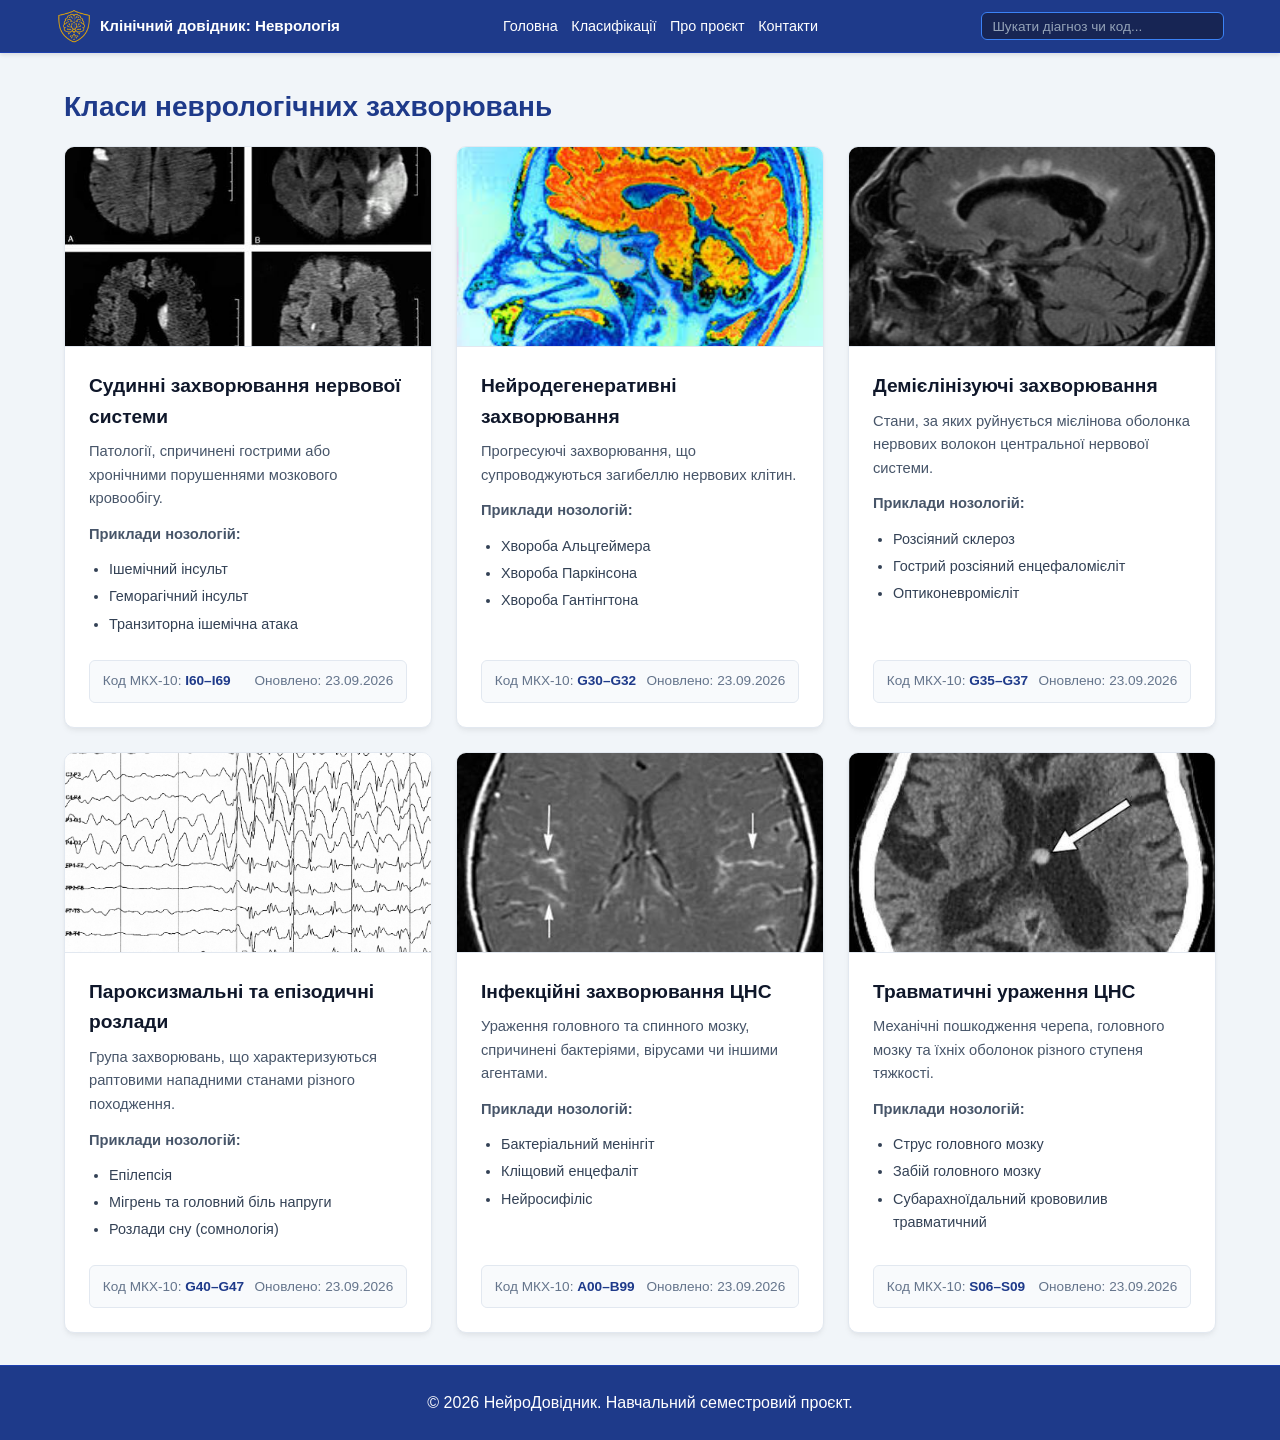
<file: neurology_catalog/index.html>
<!DOCTYPE html>
<html lang="uk">
<head>
    <meta charset="UTF-8">
    <meta name="viewport" content="width=device-width, initial-scale=1.0">
    <meta name="description" content="Каталог класифікацій неврологічних захворювань за міжнародними стандартами">
    <title>НейроДовідник — Каталог класифікацій неврологічних захворювань</title>
    <link rel="stylesheet" href="styles/style.css">
</head>
<body>

    <!-- Шапка сайту з логотипом, навігацією та пошуком -->
    <header class="site-header">
        <div class="header-container">
            <a href="index.html" class="logo-link">
                <img src="logo.png" alt="Логотип НейроДовідник" class="site-logo">
                <span class="brand-title">Клінічний довідник: Неврологія</span>
            </a>

            <nav class="site-nav" aria-label="Основне меню">
                <ul>
                    <li><a href="index.html">Головна</a></li>
                    <li><a href="index.html#catalog">Класифікації</a></li>
                    <li><a href="about.html">Про проєкт</a></li>
                    <li><a href="contacts.html">Контакти</a></li>
                </ul>
            </nav>

            <!-- Інтерактивне поле пошуку тепер всередині єдиного flex-контейнера -->
            <div class="header-search">
                <input type="search" id="searchInput" placeholder="Шукати діагноз чи код..." aria-label="Швидкий пошук по довіднику">
            </div>
        </div>
    </header>

    <!-- Основний вміст -->
    <main>
        <section id="catalog">
            <h2>Класи неврологічних захворювань</h2>
            
            <div class="catalog-grid" id="catalogGrid">
                
                <!-- Картка 1 -->
                <article class="card">
                    <img src="Asset/1_img.jpg" alt="МРТ знімок головного мозку при судинній патології">
                    <div class="card-content">
                        <h3>Судинні захворювання нервової системи</h3>
                        <p>Патології, спричинені гострими або хронічними порушеннями мозкового кровообігу.</p>
                        <p><strong>Приклади нозологій:</strong></p>
                        <ul>
                            <li>Ішемічний інсульт</li>
                            <li>Геморагічний інсульт</li>
                            <li>Транзиторна ішемічна атака</li>
                        </ul>
                        <div class="card-meta">
                            <span>Код МКХ-10: <data value="I60-I69">I60–I69</data></span>
                            <span>Оновлено: <time datetime="2026-09-23">23.09.2026</time></span>
                        </div>
                    </div>
                </article>

                <!-- Картка 2 -->
                <article class="card">
                    <img src="Asset/2_img.jpg" alt="Схематичне зображення нейродегенеративного процесу">
                    <div class="card-content">
                        <h3>Нейродегенеративні захворювання</h3>
                        <p>Прогресуючі захворювання, що супроводжуються загибеллю нервових клітин.</p>
                        <p><strong>Приклади нозологій:</strong></p>
                        <ul>
                            <li>Хвороба Альцгеймера</li>
                            <li>Хвороба Паркінсона</li>
                            <li>Хвороба Гантінгтона</li>
                        </ul>
                        <div class="card-meta">
                            <span>Код МКХ-10: <data value="G30-G32">G30–G32</data></span>
                            <span>Оновлено: <time datetime="2026-09-23">23.09.2026</time></span>
                        </div>
                    </div>
                </article>

                <!-- Картка 3 -->
                <article class="card">
                    <img src="Asset/3_img.jpeg" alt="МРТ-сканування з вогнищами демієлінізації">
                    <div class="card-content">
                        <h3>Демієлінізуючі захворювання</h3>
                        <p>Стани, за яких руйнується мієлінова оболонка нервових волокон центральної нервової системи.</p>
                        <p><strong>Приклади нозологій:</strong></p>
                        <ul>
                            <li>Розсіяний склероз</li>
                            <li>Гострий розсіяний енцефаломієліт</li>
                            <li>Оптиконевромієліт</li>
                        </ul>
                        <div class="card-meta">
                            <span>Код МКХ-10: <data value="G35-G37">G35–G37</data></span>
                            <span>Оновлено: <time datetime="2026-09-23">23.09.2026</time></span>
                        </div>
                    </div>
                </article>

                <!-- Картка 4 -->
                <article class="card">
                    <img src="Asset/4_img.png" alt="Електроенцефалограма з параксизмальною активністю">
                    <div class="card-content">
                        <h3>Пароксизмальні та епізодичні розлади</h3>
                        <p>Група захворювань, що характеризуються раптовими нападними станами різного походження.</p>
                        <p><strong>Приклади нозологій:</strong></p>
                        <ul>
                            <li>Епілепсія</li>
                            <li>Мігрень та головний біль напруги</li>
                            <li>Розлади сну (сомнологія)</li>
                        </ul>
                        <div class="card-meta">
                            <span>Код МКХ-10: <data value="G40-G47">G40–G47</data></span>
                            <span>Оновлено: <time datetime="2026-09-23">23.09.2026</time></span>
                        </div>
                    </div>
                </article>

                <!-- Картка 5 -->
                <article class="card">
                    <img src="Asset/5_img.jpg" alt="Візуалізація запальних процесів ЦНС">
                    <div class="card-content">
                        <h3>Інфекційні захворювання ЦНС</h3>
                        <p>Ураження головного та спинного мозку, спричинені бактеріями, вірусами чи іншими агентами.</p>
                        <p><strong>Приклади нозологій:</strong></p>
                        <ul>
                            <li>Бактеріальний менінгіт</li>
                            <li>Кліщовий енцефаліт</li>
                            <li>Нейросифіліс</li>
                        </ul>
                        <div class="card-meta">
                            <span>Код МКХ-10: <data value="A00-B99">A00–B99</data></span>
                            <span>Оновлено: <time datetime="2026-09-23">23.09.2026</time></span>
                        </div>
                    </div>
                </article>

                <!-- Картка 6 -->
                <article class="card">
                    <img src="Asset/6_img.jpg" alt="Знімок при черепно-мозковій травмі"> 
                    <div class="card-content"> 
                        <h3>Травматичні ураження ЦНС</h3>
                        <p>Механічні пошкодження черепа, головного мозку та їхніх оболонок різного ступеня тяжкості.</p>
                        <p><strong>Приклади нозологій:</strong></p>
                        <ul>
                            <li>Струс головного мозку</li>
                            <li>Забій головного мозку</li>
                            <li>Субарахноїдальний крововилив травматичний</li>
                        </ul>
                        <div class="card-meta">
                            <span>Код МКХ-10: <data value="S06-S09">S06–S09</data></span>
                            <span>Оновлено: <time datetime="2026-09-23">23.09.2026</time></span>
                        </div>
                    </div>
                </article>

                <!-- Повідомлення, якщо нічого не знайдено -->
                <div class="no-results" id="noResults">За вашим запитом нічого не знайдено. Спробуйте змінити пошуковий ключ.</div>

            </div>
        </section>
    </main>

    <!-- Футер сайту -->
    <footer>
        <p>&copy; 2026 НейроДовідник. Навчальний семестровий проєкт.</p>
    </footer>

    <!-- Інтерактивний скрипт для миттєвого пошуку -->
    <script>
        const searchInput = document.getElementById('searchInput');
        const cards = document.querySelectorAll('.card');
        const noResults = document.getElementById('noResults');

        searchInput.addEventListener('input', function(e) {
            const query = e.target.value.toLowerCase().trim();
            let visibleCount = 0;

            cards.forEach(card => {
                const text = card.textContent.toLowerCase();
                if (text.includes(query)) {
                    card.classList.remove('hidden');
                    visibleCount++;
                } else {
                    card.classList.add('hidden');
                }
            });

            if (visibleCount === 0) {
                noResults.style.display = 'block';
            } else {
                noResults.style.display = 'none';
            }
        });
    </script>
</body>
</html>
</file>
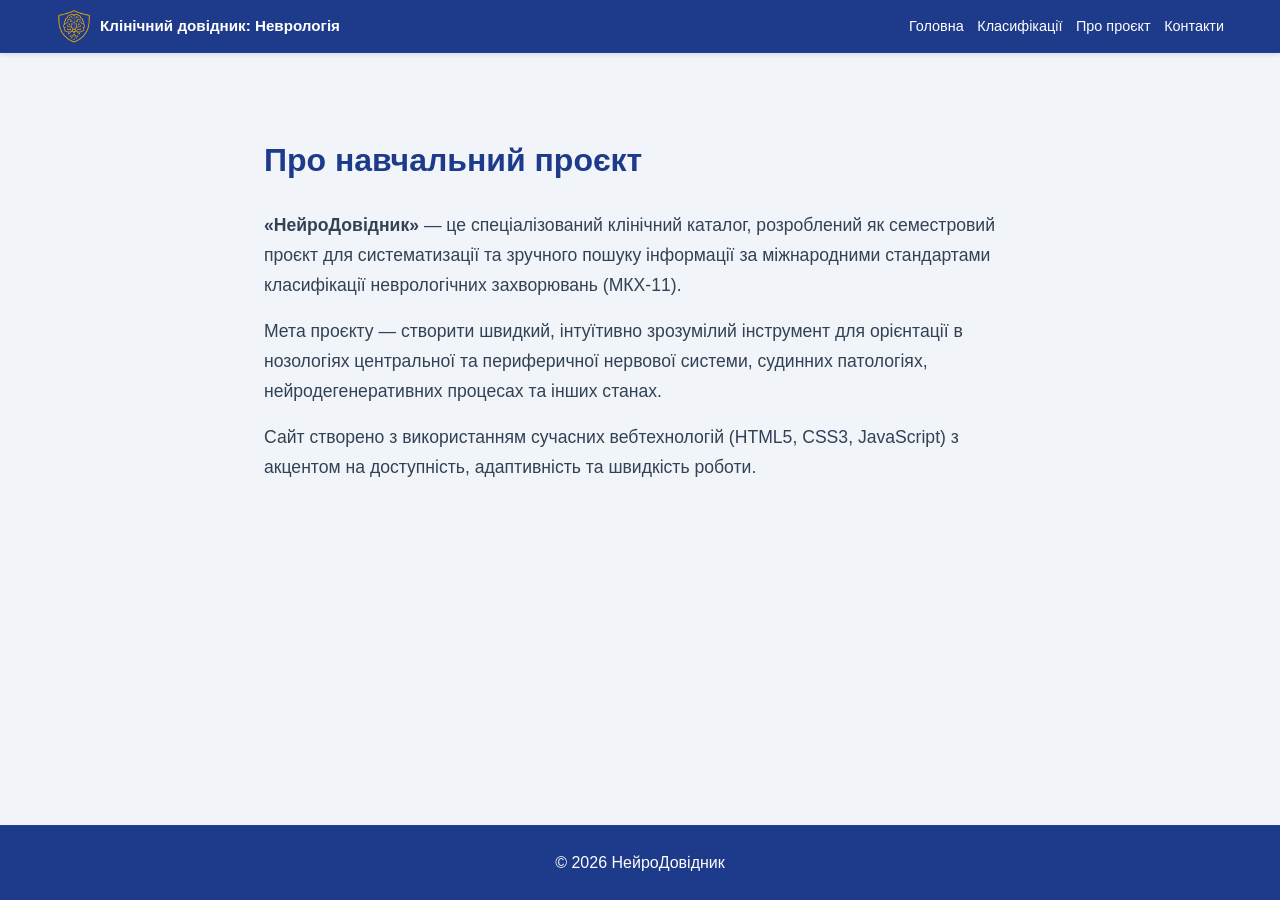
<file: neurology_catalog/about.html>
<!DOCTYPE html>
<html lang="uk">
<head>
    <meta charset="UTF-8">
    <meta name="viewport" content="width=device-width, initial-scale=1.0">
    <meta name="description" content="Інформація про навчальний проєкт НейроДовідник">
    <title>Про проєкт — НейроДовідник</title>
    <link rel="stylesheet" href="styles/style.css">
    <style>
        /* Темно-синя шапка та підвал із білим текстом */
        .site-header, footer {
            background-color: #1e3a8a;
            color: #ffffff;
        }
        .site-header {
            border-bottom: 1px solid #1e40af;
            position: sticky;
            top: 0;
            z-index: 1000;
        }
        .brand-title, .site-nav a {
            color: #ffffff !important;
            text-decoration: none;
        }
        .site-nav a:hover {
            color: #93c5fd !important;
            text-decoration: underline;
        }
        /* Стилі для контенту сторінки "Про проєкт" */
        .about-content {
            max-width: 800px;
            margin: 3rem auto;
            padding: 0 1.5rem;
            line-height: 1.7;
            color: #334155;
        }
        .about-content h1 {
            color: #1e3a8a;
            margin-bottom: 1.5rem;
            font-size: 2rem;
        }
        .about-content p {
            margin-bottom: 1rem;
            font-size: 1.1rem;
        }
        footer {
            text-align: center;
            padding: 1.5rem;
            border-top: 1px solid #1e40af;
            margin-top: 3rem;
        }
    </style>
</head>
<body>

     <!-- Шапка сайту (автоматично бере єдині розміри з style.css) -->
    <header class="site-header">
        <div class="header-container">
            <a href="index.html" class="logo-link">
                <img src="logo.png" alt="Логотип НейроДовідник" class="site-logo">
                <span class="brand-title">Клінічний довідник: Неврологія</span>
            </a>

            <nav class="site-nav" aria-label="Основне меню">
                <ul>
                    <li><a href="index.html">Головна</a></li>
                    <li><a href="index.html#catalog">Класифікації</a></li>
                    <li><a href="about.html">Про проєкт</a></li>
                    <li><a href="contacts.html">Контакти</a></li>
                </ul>
            </nav>
        </div>
    </header>


    <main>
        <div class="about-content">
            <h1>Про навчальний проєкт</h1>
            <p><strong>«НейроДовідник»</strong> — це спеціалізований клінічний каталог, розроблений як семестровий проєкт для систематизації та зручного пошуку інформації за міжнародними стандартами класифікації неврологічних захворювань (МКХ-11).</p>
            <p>Мета проєкту — створити швидкий, інтуїтивно зрозумілий інструмент для орієнтації в нозологіях центральної та периферичної нервової системи, судинних патологіях, нейродегенеративних процесах та інших станах.</p>
            <p>Сайт створено з використанням сучасних вебтехнологій (HTML5, CSS3, JavaScript) з акцентом на доступність, адаптивність та швидкість роботи.</p>
        </div>
    </main>

    <footer>
        <p>&copy; 2026 НейроДовідник</p>
    </footer>

</body>
</html>
</file>
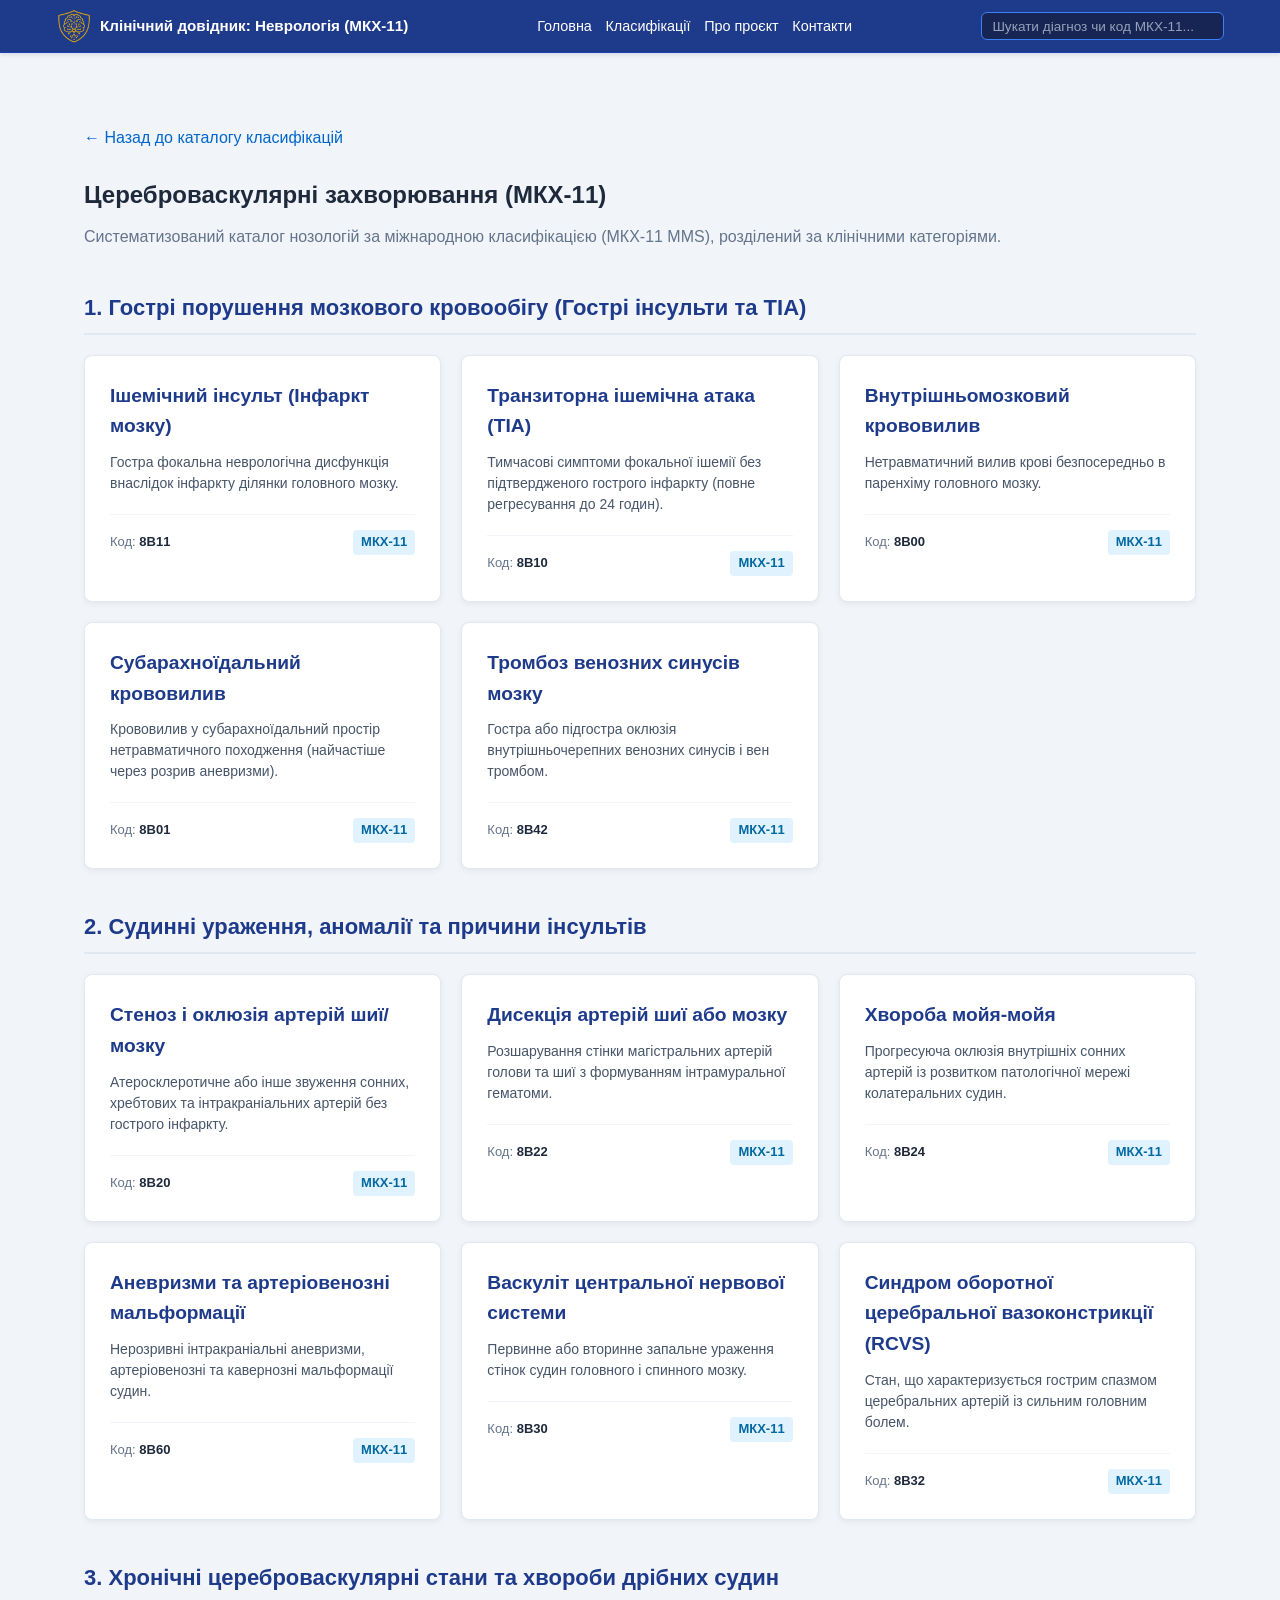
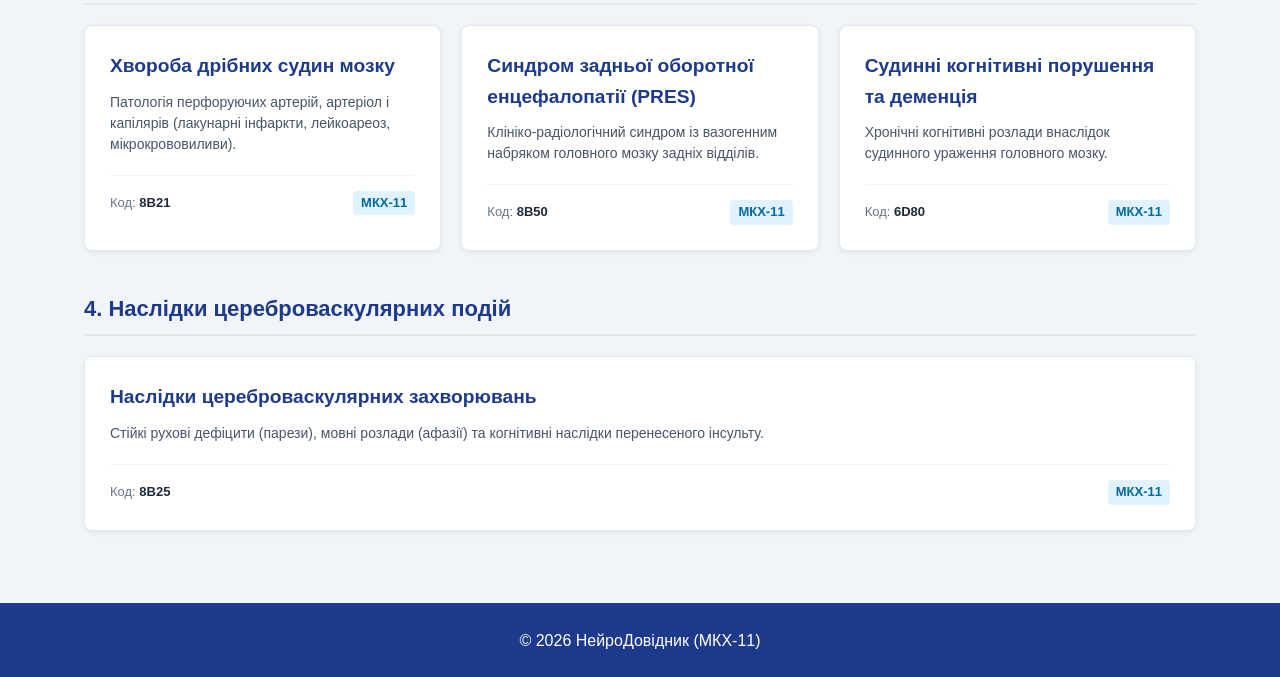
<file: neurology_catalog/cerebrovascular.html>
<!DOCTYPE html>
<html lang="uk">
<head>
    <meta charset="UTF-8">
    <meta name="viewport" content="width=device-width, initial-scale=1.0">
    <meta name="description" content="Повний каталог цереброваскулярних захворювань за стандартами МКХ-11 з точними кодами">
    <title>Цереброваскулярні захворювання (МКХ-11) — НейроДовідник</title>
    <link rel="stylesheet" href="styles/style.css">
</head>
<body>

    <!-- Шапка сайту -->
    <header class="site-header">
        <div class="header-container">
            <a href="index.html" class="logo-link">
                <img src="logo.png" alt="Логотип НейроДовідник" class="site-logo">
                <span class="brand-title">Клінічний довідник: Неврологія (МКХ-11)</span>
            </a>

            <nav class="site-nav" aria-label="Основне меню">
                <ul>
                    <li><a href="index.html">Головна</a></li>
                    <li><a href="index.html#catalog">Класифікації</a></li>
                    <li><a href="about.html">Про проєкт</a></li>
                    <li><a href="contacts.html">Контакти</a></li>
                </ul>
            </nav>

            <div class="header-search">
                <input type="search" id="searchInput" placeholder="Шукати діагноз чи код МКХ-11..." aria-label="Швидкий пошук по довіднику">
            </div>
        </div>
    </header>

    <!-- Основний вміст -->
    <main>
        <div class="container" style="max-width: 1200px; margin: 40px auto; padding: 0 20px;">
            
            <nav aria-label="Навігація повернення" style="margin-bottom: 25px;">
                <a href="index.html#catalog" style="color: #0066cc; text-decoration: none; font-weight: 500;">← Назад до каталогу класифікацій</a>
            </nav>

            <section class="catalog-section">
                <h1 style="color: #1e293b; margin-bottom: 10px;">Цереброваскулярні захворювання (МКХ-11)</h1>
                <p style="color: #64748b; margin-bottom: 30px;">Систематизований каталог нозологій за міжнародною класифікацією (МКХ-11 MMS), розділений за клінічними категоріями.</p>

                <!-- БЛОК 1: Гострі порушення мозкового кровообігу -->
                <h2 style="color: #1e3a8a; font-size: 22px; margin-top: 40px; margin-bottom: 20px; border-bottom: 2px solid #e2e8f0; padding-bottom: 8px;">1. Гострі порушення мозкового кровообігу (Гострі інсульти та ТІА)</h2>
                <div class="catalog-grid" style="display: grid; grid-template-columns: repeat(auto-fit, minmax(320px, 1fr)); gap: 20px; margin-bottom: 40px;">

                    <!-- Ішемічний інсульт -->
                    <a href="cerebrovascular/ischemic-stroke.html" class="card" style="text-decoration: none; color: inherit; display: block; background: #fff; border-radius: 8px; padding: 25px; box-shadow: 0 2px 6px rgba(0,0,0,0.06);">
                        <h3 style="color: #1e3a8a; margin-top: 0; margin-bottom: 10px;">Ішемічний інсульт (Інфаркт мозку)</h3>
                        <p style="color: #475569; font-size: 14px; line-height: 1.5; margin-bottom: 20px;">Гостра фокальна неврологічна дисфункція внаслідок інфаркту ділянки головного мозку.</p>
                        <div style="display: flex; justify-content: space-between; align-items: center; font-size: 13px; border-top: 1px solid #f1f5f9; padding-top: 15px;">
                            <span style="color: #64748b;">Код: <strong style="color: #1e293b;">8B11</strong></span>
                            <span style="color: #0369a1; background: #e0f2fe; padding: 2px 8px; border-radius: 4px; font-weight: 600;">МКХ-11</span>
                        </div>
                    </a>

                    <!-- ТІА -->
                    <a href="cerebrovascular/tia.html" class="card" style="text-decoration: none; color: inherit; display: block; background: #fff; border-radius: 8px; padding: 25px; box-shadow: 0 2px 6px rgba(0,0,0,0.06);">
                        <h3 style="color: #1e3a8a; margin-top: 0; margin-bottom: 10px;">Транзиторна ішемічна атака (ТІА)</h3>
                        <p style="color: #475569; font-size: 14px; line-height: 1.5; margin-bottom: 20px;">Тимчасові симптоми фокальної ішемії без підтвердженого гострого інфаркту (повне регресування до 24 годин).</p>
                        <div style="display: flex; justify-content: space-between; align-items: center; font-size: 13px; border-top: 1px solid #f1f5f9; padding-top: 15px;">
                            <span style="color: #64748b;">Код: <strong style="color: #1e293b;">8B10</strong></span>
                            <span style="color: #0369a1; background: #e0f2fe; padding: 2px 8px; border-radius: 4px; font-weight: 600;">МКХ-11</span>
                        </div>
                    </a>

                    <!-- Внутрішньомозковий крововилив -->
                    <a href="cerebrovascular/intracerebral-hemorrhage.html" class="card" style="text-decoration: none; color: inherit; display: block; background: #fff; border-radius: 8px; padding: 25px; box-shadow: 0 2px 6px rgba(0,0,0,0.06);">
                        <h3 style="color: #1e3a8a; margin-top: 0; margin-bottom: 10px;">Внутрішньомозковий крововилив</h3>
                        <p style="color: #475569; font-size: 14px; line-height: 1.5; margin-bottom: 20px;">Нетравматичний вилив крові безпосередньо в паренхіму головного мозку.</p>
                        <div style="display: flex; justify-content: space-between; align-items: center; font-size: 13px; border-top: 1px solid #f1f5f9; padding-top: 15px;">
                            <span style="color: #64748b;">Код: <strong style="color: #1e293b;">8B00</strong></span>
                            <span style="color: #0369a1; background: #e0f2fe; padding: 2px 8px; border-radius: 4px; font-weight: 600;">МКХ-11</span>
                        </div>
                    </a>

                    <!-- Субарахноїдальний крововилив -->
                    <a href="cerebrovascular/subarachnoid-hemorrhage.html" class="card" style="text-decoration: none; color: inherit; display: block; background: #fff; border-radius: 8px; padding: 25px; box-shadow: 0 2px 6px rgba(0,0,0,0.06);">
                        <h3 style="color: #1e3a8a; margin-top: 0; margin-bottom: 10px;">Субарахноїдальний крововилив</h3>
                        <p style="color: #475569; font-size: 14px; line-height: 1.5; margin-bottom: 20px;">Крововилив у субарахноїдальний простір нетравматичного походження (найчастіше через розрив аневризми).</p>
                        <div style="display: flex; justify-content: space-between; align-items: center; font-size: 13px; border-top: 1px solid #f1f5f9; padding-top: 15px;">
                            <span style="color: #64748b;">Код: <strong style="color: #1e293b;">8B01</strong></span>
                            <span style="color: #0369a1; background: #e0f2fe; padding: 2px 8px; border-radius: 4px; font-weight: 600;">МКХ-11</span>
                        </div>
                    </a>

                    <!-- Тромбоз венозних синусів мозку -->
                    <a href="cerebrovascular/venous-sinus-thrombosis.html" class="card" style="text-decoration: none; color: inherit; display: block; background: #fff; border-radius: 8px; padding: 25px; box-shadow: 0 2px 6px rgba(0,0,0,0.06);">
                        <h3 style="color: #1e3a8a; margin-top: 0; margin-bottom: 10px;">Тромбоз венозних синусів мозку</h3>
                        <p style="color: #475569; font-size: 14px; line-height: 1.5; margin-bottom: 20px;">Гостра або підгостра оклюзія внутрішньочерепних венозних синусів і вен тромбом.</p>
                        <div style="display: flex; justify-content: space-between; align-items: center; font-size: 13px; border-top: 1px solid #f1f5f9; padding-top: 15px;">
                            <span style="color: #64748b;">Код: <strong style="color: #1e293b;">8B42</strong></span>
                            <span style="color: #0369a1; background: #e0f2fe; padding: 2px 8px; border-radius: 4px; font-weight: 600;">МКХ-11</span>
                        </div>
                    </a>

                </div>

                <!-- БЛОК 2: Судинні ураження та причини інсультів -->
                <h2 style="color: #1e3a8a; font-size: 22px; margin-top: 40px; margin-bottom: 20px; border-bottom: 2px solid #e2e8f0; padding-bottom: 8px;">2. Судинні ураження, аномалії та причини інсультів</h2>
                <div class="catalog-grid" style="display: grid; grid-template-columns: repeat(auto-fit, minmax(320px, 1fr)); gap: 20px; margin-bottom: 40px;">

                    <!-- Стеноз та оклюзія артерій -->
                    <a href="cerebrovascular/arterial-stenosis.html" class="card" style="text-decoration: none; color: inherit; display: block; background: #fff; border-radius: 8px; padding: 25px; box-shadow: 0 2px 6px rgba(0,0,0,0.06);">
                        <h3 style="color: #1e3a8a; margin-top: 0; margin-bottom: 10px;">Стеноз і оклюзія артерій шиї/мозку</h3>
                        <p style="color: #475569; font-size: 14px; line-height: 1.5; margin-bottom: 20px;">Атеросклеротичне або інше звуження сонних, хребтових та інтракраніальних артерій без гострого інфаркту.</p>
                        <div style="display: flex; justify-content: space-between; align-items: center; font-size: 13px; border-top: 1px solid #f1f5f9; padding-top: 15px;">
                            <span style="color: #64748b;">Код: <strong style="color: #1e293b;">8B20</strong></span>
                            <span style="color: #0369a1; background: #e0f2fe; padding: 2px 8px; border-radius: 4px; font-weight: 600;">МКХ-11</span>
                        </div>
                    </a>

                    <!-- Дисекція артерій -->
                    <a href="cerebrovascular/arterial-dissection.html" class="card" style="text-decoration: none; color: inherit; display: block; background: #fff; border-radius: 8px; padding: 25px; box-shadow: 0 2px 6px rgba(0,0,0,0.06);">
                        <h3 style="color: #1e3a8a; margin-top: 0; margin-bottom: 10px;">Дисекція артерій шиї або мозку</h3>
                        <p style="color: #475569; font-size: 14px; line-height: 1.5; margin-bottom: 20px;">Розшарування стінки магістральних артерій голови та шиї з формуванням інтрамуральної гематоми.</p>
                        <div style="display: flex; justify-content: space-between; align-items: center; font-size: 13px; border-top: 1px solid #f1f5f9; padding-top: 15px;">
                            <span style="color: #64748b;">Код: <strong style="color: #1e293b;">8B22</strong></span>
                            <span style="color: #0369a1; background: #e0f2fe; padding: 2px 8px; border-radius: 4px; font-weight: 600;">МКХ-11</span>
                        </div>
                    </a>

                    <!-- Хвороба мойя-мойя -->
                    <a href="cerebrovascular/moyamoya.html" class="card" style="text-decoration: none; color: inherit; display: block; background: #fff; border-radius: 8px; padding: 25px; box-shadow: 0 2px 6px rgba(0,0,0,0.06);">
                        <h3 style="color: #1e3a8a; margin-top: 0; margin-bottom: 10px;">Хвороба мойя-мойя</h3>
                        <p style="color: #475569; font-size: 14px; line-height: 1.5; margin-bottom: 20px;">Прогресуюча оклюзія внутрішніх сонних артерій із розвитком патологічної мережі колатеральних судин.</p>
                        <div style="display: flex; justify-content: space-between; align-items: center; font-size: 13px; border-top: 1px solid #f1f5f9; padding-top: 15px;">
                            <span style="color: #64748b;">Код: <strong style="color: #1e293b;">8B24</strong></span>
                            <span style="color: #0369a1; background: #e0f2fe; padding: 2px 8px; border-radius: 4px; font-weight: 600;">МКХ-11</span>
                        </div>
                    </a>

                    <!-- Аневризми та мальформації (нерозривні) -->
                    <a href="cerebrovascular/unruptured-aneurysms.html" class="card" style="text-decoration: none; color: inherit; display: block; background: #fff; border-radius: 8px; padding: 25px; box-shadow: 0 2px 6px rgba(0,0,0,0.06);">
                        <h3 style="color: #1e3a8a; margin-top: 0; margin-bottom: 10px;">Аневризми та артеріовенозні мальформації</h3>
                        <p style="color: #475569; font-size: 14px; line-height: 1.5; margin-bottom: 20px;">Нерозривні інтракраніальні аневризми, артеріовенозні та кавернозні мальформації судин.</p>
                        <div style="display: flex; justify-content: space-between; align-items: center; font-size: 13px; border-top: 1px solid #f1f5f9; padding-top: 15px;">
                            <span style="color: #64748b;">Код: <strong style="color: #1e293b;">8B60</strong></span>
                            <span style="color: #0369a1; background: #e0f2fe; padding: 2px 8px; border-radius: 4px; font-weight: 600;">МКХ-11</span>
                        </div>
                    </a>

                    <!-- Васкуліт ЦНС -->
                    <a href="cerebrovascular/cns-vasculitis.html" class="card" style="text-decoration: none; color: inherit; display: block; background: #fff; border-radius: 8px; padding: 25px; box-shadow: 0 2px 6px rgba(0,0,0,0.06);">
                        <h3 style="color: #1e3a8a; margin-top: 0; margin-bottom: 10px;">Васкуліт центральної нервової системи</h3>
                        <p style="color: #475569; font-size: 14px; line-height: 1.5; margin-bottom: 20px;">Первинне або вторинне запальне ураження стінок судин головного і спинного мозку.</p>
                        <div style="display: flex; justify-content: space-between; align-items: center; font-size: 13px; border-top: 1px solid #f1f5f9; padding-top: 15px;">
                            <span style="color: #64748b;">Код: <strong style="color: #1e293b;">8B30</strong></span>
                            <span style="color: #0369a1; background: #e0f2fe; padding: 2px 8px; border-radius: 4px; font-weight: 600;">МКХ-11</span>
                        </div>
                    </a>

                    <!-- Синдром оборотної церебральної вазоконстрикції -->
                    <a href="cerebrovascular/rcvs.html" class="card" style="text-decoration: none; color: inherit; display: block; background: #fff; border-radius: 8px; padding: 25px; box-shadow: 0 2px 6px rgba(0,0,0,0.06);">
                        <h3 style="color: #1e3a8a; margin-top: 0; margin-bottom: 10px;">Синдром оборотної церебральної вазоконстрикції (RCVS)</h3>
                        <p style="color: #475569; font-size: 14px; line-height: 1.5; margin-bottom: 20px;">Стан, що характеризується гострим спазмом церебральних артерій із сильним головним болем.</p>
                        <div style="display: flex; justify-content: space-between; align-items: center; font-size: 13px; border-top: 1px solid #f1f5f9; padding-top: 15px;">
                            <span style="color: #64748b;">Код: <strong style="color: #1e293b;">8B32</strong></span>
                            <span style="color: #0369a1; background: #e0f2fe; padding: 2px 8px; border-radius: 4px; font-weight: 600;">МКХ-11</span>
                        </div>
                    </a>

                </div>

                <!-- БЛОК 3: Хронічні цереброваскулярні стани та хвороби дрібних судин -->
                <h2 style="color: #1e3a8a; font-size: 22px; margin-top: 40px; margin-bottom: 20px; border-bottom: 2px solid #e2e8f0; padding-bottom: 8px;">3. Хронічні цереброваскулярні стани та хвороби дрібних судин</h2>
                <div class="catalog-grid" style="display: grid; grid-template-columns: repeat(auto-fit, minmax(320px, 1fr)); gap: 20px; margin-bottom: 40px;">

                    <!-- Хвороба дрібних судин мозку -->
                    <a href="cerebrovascular/small-vessel-disease.html" class="card" style="text-decoration: none; color: inherit; display: block; background: #fff; border-radius: 8px; padding: 25px; box-shadow: 0 2px 6px rgba(0,0,0,0.06);">
                        <h3 style="color: #1e3a8a; margin-top: 0; margin-bottom: 10px;">Хвороба дрібних судин мозку</h3>
                        <p style="color: #475569; font-size: 14px; line-height: 1.5; margin-bottom: 20px;">Патологія перфоруючих артерій, артеріол і капілярів (лакунарні інфаркти, лейкоареоз, мікрокрововиливи).</p>
                        <div style="display: flex; justify-content: space-between; align-items: center; font-size: 13px; border-top: 1px solid #f1f5f9; padding-top: 15px;">
                            <span style="color: #64748b;">Код: <strong style="color: #1e293b;">8B21</strong></span>
                            <span style="color: #0369a1; background: #e0f2fe; padding: 2px 8px; border-radius: 4px; font-weight: 600;">МКХ-11</span>
                        </div>
                    </a>

                    <!-- Синдром задньої оборотної енцефалопатії (PRES) -->
                    <a href="cerebrovascular/pres.html" class="card" style="text-decoration: none; color: inherit; display: block; background: #fff; border-radius: 8px; padding: 25px; box-shadow: 0 2px 6px rgba(0,0,0,0.06);">
                        <h3 style="color: #1e3a8a; margin-top: 0; margin-bottom: 10px;">Синдром задньої оборотної енцефалопатії (PRES)</h3>
                        <p style="color: #475569; font-size: 14px; line-height: 1.5; margin-bottom: 20px;">Клініко-радіологічний синдром із вазогенним набряком головного мозку задніх відділів.</p>
                        <div style="display: flex; justify-content: space-between; align-items: center; font-size: 13px; border-top: 1px solid #f1f5f9; padding-top: 15px;">
                            <span style="color: #64748b;">Код: <strong style="color: #1e293b;">8B50</strong></span>
                            <span style="color: #0369a1; background: #e0f2fe; padding: 2px 8px; border-radius: 4px; font-weight: 600;">МКХ-11</span>
                        </div>
                    </a>

                    <!-- Судинна деменція -->
                    <a href="cerebrovascular/vascular-dementia.html" class="card" style="text-decoration: none; color: inherit; display: block; background: #fff; border-radius: 8px; padding: 25px; box-shadow: 0 2px 6px rgba(0,0,0,0.06);">
                        <h3 style="color: #1e3a8a; margin-top: 0; margin-bottom: 10px;">Судинні когнітивні порушення та деменція</h3>
                        <p style="color: #475569; font-size: 14px; line-height: 1.5; margin-bottom: 20px;">Хронічні когнітивні розлади внаслідок судинного ураження головного мозку.</p>
                        <div style="display: flex; justify-content: space-between; align-items: center; font-size: 13px; border-top: 1px solid #f1f5f9; padding-top: 15px;">
                            <span style="color: #64748b;">Код: <strong style="color: #1e293b;">6D80</strong></span>
                            <span style="color: #0369a1; background: #e0f2fe; padding: 2px 8px; border-radius: 4px; font-weight: 600;">МКХ-11</span>
                        </div>
                    </a>

                </div>

                <!-- БЛОК 4: Наслідки цереброваскулярних захворювань -->
                <h2 style="color: #1e3a8a; font-size: 22px; margin-top: 40px; margin-bottom: 20px; border-bottom: 2px solid #e2e8f0; padding-bottom: 8px;">4. Наслідки цереброваскулярних подій</h2>
                <div class="catalog-grid" style="display: grid; grid-template-columns: repeat(auto-fit, minmax(320px, 1fr)); gap: 20px; margin-bottom: 40px;">

                    <!-- Наслідки інсульту -->
                    <a href="cerebrovascular/stroke-sequelae.html" class="card" style="text-decoration: none; color: inherit; display: block; background: #fff; border-radius: 8px; padding: 25px; box-shadow: 0 2px 6px rgba(0,0,0,0.06);">
                        <h3 style="color: #1e3a8a; margin-top: 0; margin-bottom: 10px;">Наслідки цереброваскулярних захворювань</h3>
                        <p style="color: #475569; font-size: 14px; line-height: 1.5; margin-bottom: 20px;">Стійкі рухові дефіцити (парези), мовні розлади (афазії) та когнітивні наслідки перенесеного інсульту.</p>
                        <div style="display: flex; justify-content: space-between; align-items: center; font-size: 13px; border-top: 1px solid #f1f5f9; padding-top: 15px;">
                            <span style="color: #64748b;">Код: <strong style="color: #1e293b;">8B25</strong></span>
                            <span style="color: #0369a1; background: #e0f2fe; padding: 2px 8px; border-radius: 4px; font-weight: 600;">МКХ-11</span>
                        </div>
                    </a>

                </div>
            </section>
        </div>
    </main>

    <!-- Футер -->
    <footer>
        <p>&copy; 2026 НейроДовідник (МКХ-11)</p>
    </footer>

    <!-- Скрипт пошуку -->
    <script src="scripts/search.js"></script>
</body>
</html>
</file>
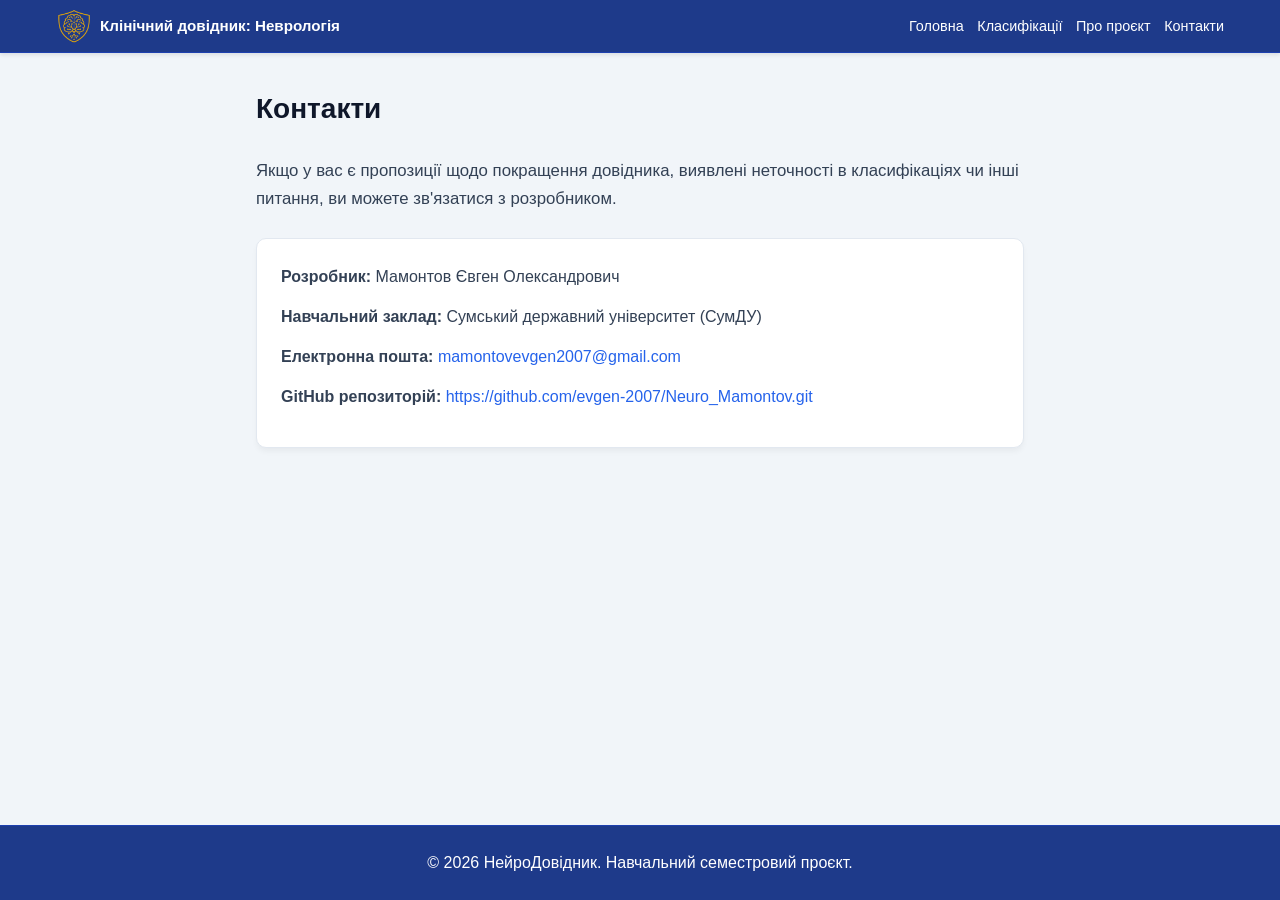
<file: neurology_catalog/contacts.html>
<!DOCTYPE html>
<html lang="uk">
<head>
    <meta charset="UTF-8">
    <meta name="viewport" content="width=device-width, initial-scale=1.0">
    <meta name="description" content="Контактна інформація розробника проєкту НейроДовідник">
    <title>Контакти — НейроДовідник</title>
    <!-- Підключаємо єдиний файл стилів -->
    <link rel="stylesheet" href="styles/style.css">
    <style>
        /* Стилі стосуються виключно унікального контенту сторінки Контакти */
        .contacts-content {
            max-width: 800px;
            margin: 0 auto;
            padding: 0 1rem;
            line-height: 1.7;
            color: #334155;
        }
        .contacts-content h1 {
            color: #0f172a;
            margin-bottom: 1.5rem;
            font-size: 1.75rem;
        }
        .contacts-content p {
            margin-bottom: 1rem;
            font-size: 1.05rem;
        }
        .contact-box {
            background: #ffffff;
            border: 1px solid #e2e8f0;
            padding: 1.5rem;
            border-radius: 10px;
            margin-top: 1.5rem;
            box-shadow: 0 4px 6px -1px rgba(0, 0, 0, 0.05);
        }
        .contact-box ul {
            list-style: none;
            padding: 0;
            margin: 0;
        }
        .contact-box li {
            margin-bottom: 0.8rem;
        }
        .contact-box a {
            color: #2563eb;
            text-decoration: none;
        }
        .contact-box a:hover {
            text-decoration: underline;
        }
    </style>
</head>
<body>

    <!-- Шапка сайту (автоматично бере єдині розміри з style.css) -->
    <header class="site-header">
        <div class="header-container">
            <a href="index.html" class="logo-link">
                <img src="logo.png" alt="Логотип НейроДовідник" class="site-logo">
                <span class="brand-title">Клінічний довідник: Неврологія</span>
            </a>

            <nav class="site-nav" aria-label="Основне меню">
                <ul>
                    <li><a href="index.html">Головна</a></li>
                    <li><a href="index.html#catalog">Класифікації</a></li>
                    <li><a href="about.html">Про проєкт</a></li>
                    <li><a href="contacts.html">Контакти</a></li>
                </ul>
            </nav>
        </div>
    </header>

    <main>
        <div class="contacts-content">
            <h1>Контакти</h1>
            <p>Якщо у вас є пропозиції щодо покращення довідника, виявлені неточності в класифікаціях чи інші питання, ви можете зв'язатися з розробником.</p>
            
            <div class="contact-box">
                <ul>
                    <li><strong>Розробник:</strong> Мамонтов Євген Олександрович</li>
                    <li><strong>Навчальний заклад:</strong> Сумський державний університет (СумДУ)</li>
                    <li><strong>Електронна пошта:</strong> <a href="mailto:mamontovevgen2007@gmail.com">mamontovevgen2007@gmail.com</a></li>
                    <li><strong>GitHub репозиторій:</strong> <a href="https://github.com/evgen-2007/Neuro_Mamontov.git" target="_blank">https://github.com/evgen-2007/Neuro_Mamontov.git</a></li>
                </ul>
            </div>
        </div>
    </main>

    <footer>
        <p>&copy; 2026 НейроДовідник. Навчальний семестровий проєкт.</p>
    </footer>

</body>
</html>
</file>
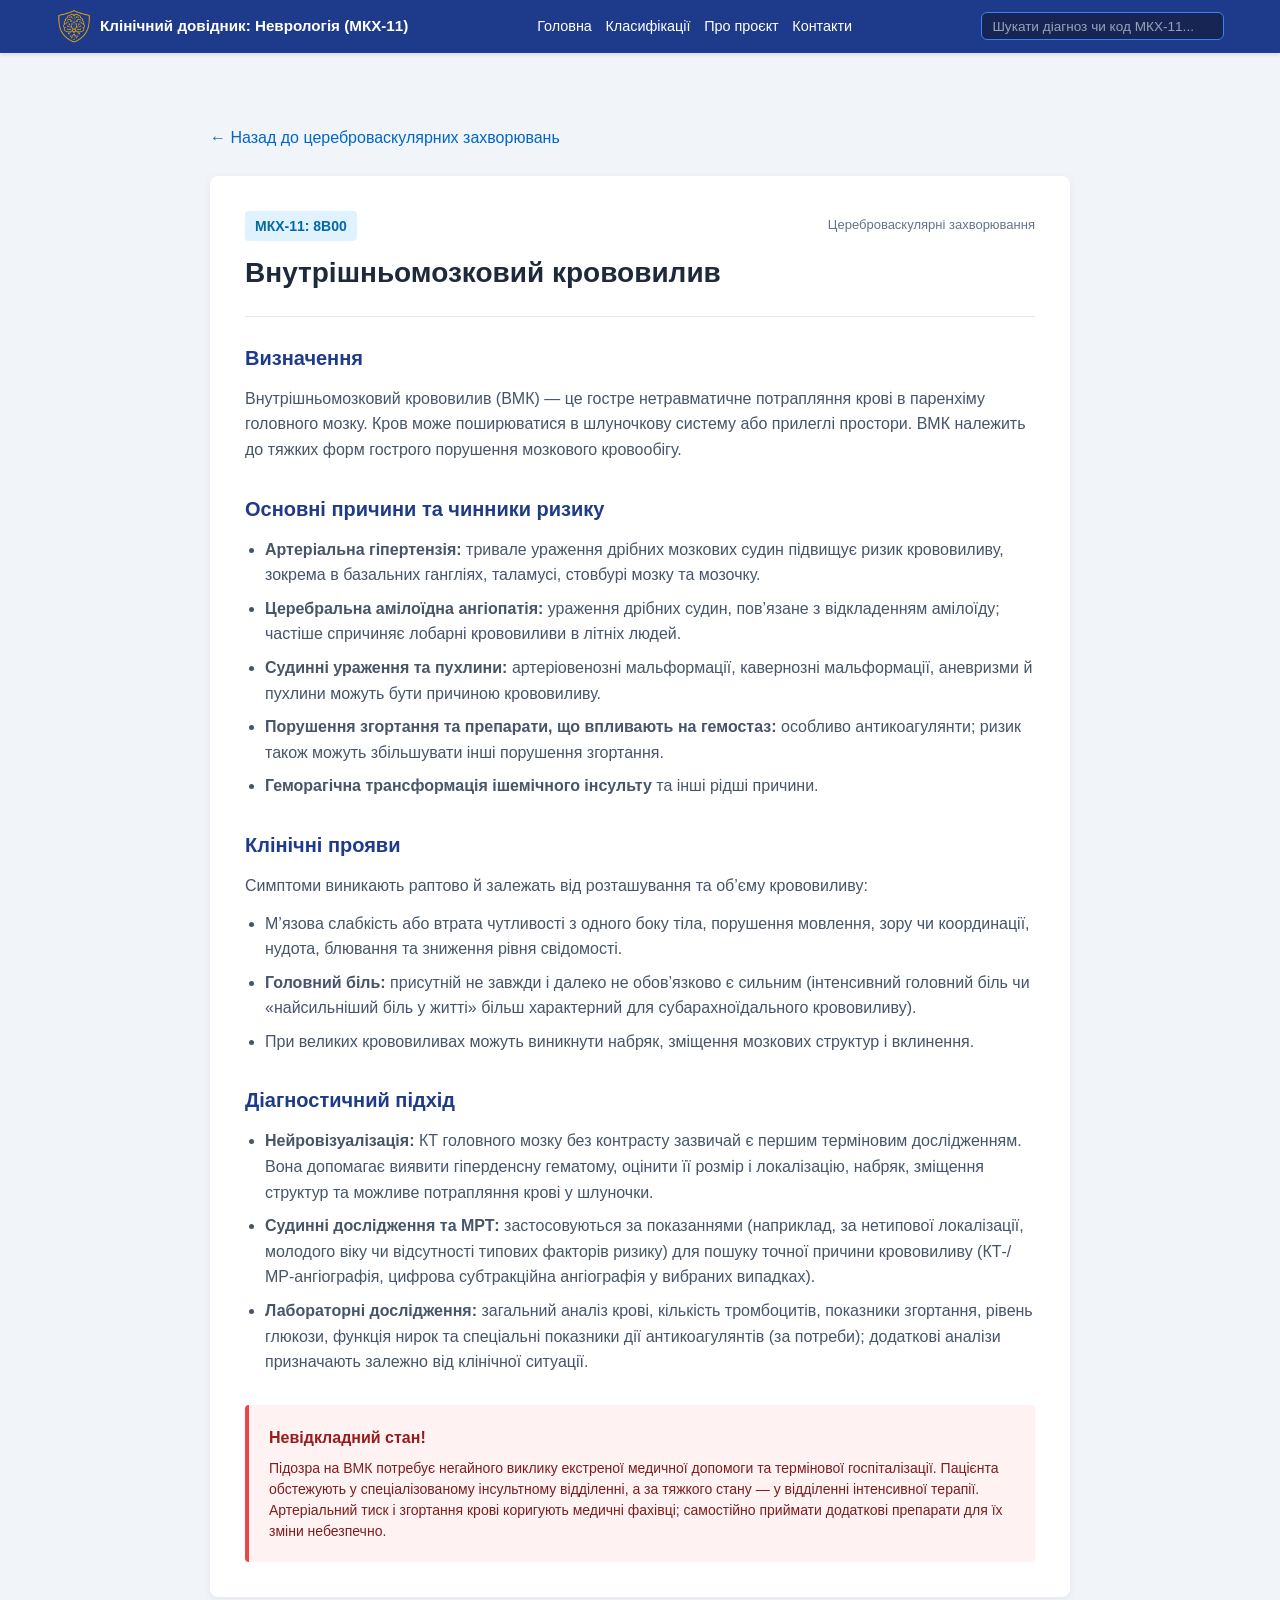
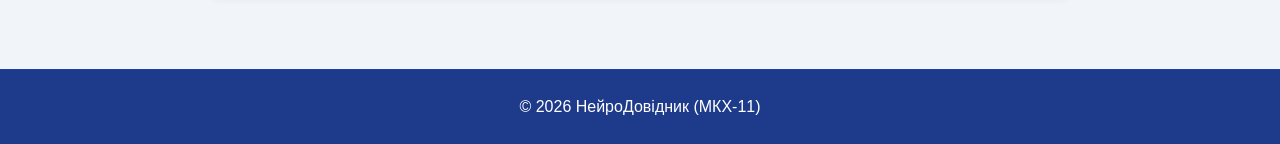
<file: neurology_catalog/cerebrovascular/intracerebral-hemorrhage.html>
<!DOCTYPE html>
<html lang="uk">
<head>
    <meta charset="UTF-8">
    <meta name="viewport" content="width=device-width, initial-scale=1.0">
    <meta name="description" content="Внутрішньомозковий крововилив — клінічний опис, визначення, діагностика та МКХ-11 код 8B00">
    <title>Внутрішньомозковий крововилив — НейроДовідник (МКХ-11)</title>
    <link rel="stylesheet" href="../styles/style.css">
</head>
<body>

    <!-- Шапка сайту -->
    <header class="site-header">
        <div class="header-container">
            <a href="../index.html" class="logo-link">
                <img src="../logo.png" alt="Логотип НейроДовідник" class="site-logo">
                <span class="brand-title">Клінічний довідник: Неврологія (МКХ-11)</span>
            </a>

            <nav class="site-nav" aria-label="Основне меню">
                <ul>
                    <li><a href="../index.html">Головна</a></li>
                    <li><a href="../index.html#catalog">Класифікації</a></li>
                    <li><a href="../about.html">Про проєкт</a></li>
                    <li><a href="../contacts.html">Контакти</a></li>
                </ul>
            </nav>

            <div class="header-search">
                <input type="search" id="searchInput" placeholder="Шукати діагноз чи код МКХ-11..." aria-label="Швидкий пошук по довіднику">
            </div>
        </div>
    </header>

    <!-- Основний вміст -->
    <main>
        <div class="container" style="max-width: 900px; margin: 40px auto; padding: 0 20px;">
            
            <nav aria-label="Навігація повернення" style="margin-bottom: 25px;">
                <a href="../cerebrovascular.html" style="color: #0066cc; text-decoration: none; font-weight: 500;">← Назад до цереброваскулярних захворювань</a>
            </nav>

            <article class="content-card" style="background: #fff; border-radius: 8px; padding: 35px; box-shadow: 0 2px 8px rgba(0,0,0,0.06);">
                
                <!-- Заголовок статті -->
                <header style="border-bottom: 1px solid #e2e8f0; padding-bottom: 20px; margin-bottom: 25px;">
                    <div style="display: flex; justify-content: space-between; align-items: center; flex-wrap: wrap; gap: 10px; margin-bottom: 10px;">
                        <span style="color: #0369a1; background: #e0f2fe; padding: 4px 10px; border-radius: 4px; font-weight: 600; font-size: 14px;">МКХ-11: 8B00</span>
                        <span style="color: #64748b; font-size: 13px;">Цереброваскулярні захворювання</span>
                    </div>
                    <h1 style="color: #1e293b; font-size: 28px; margin: 0;">Внутрішньомозковий крововилив</h1>
                </header>

                <!-- Основні розділи -->
                <section style="margin-bottom: 30px;">
                    <h2 style="color: #1e3a8a; font-size: 20px; margin-bottom: 12px;">Визначення</h2>
                    <p style="color: #475569; line-height: 1.6; margin-bottom: 15px;">
                        Внутрішньомозковий крововилив (ВМК) — це гостре нетравматичне потрапляння крові в паренхіму головного мозку. Кров може поширюватися в шлуночкову систему або прилеглі простори. ВМК належить до тяжких форм гострого порушення мозкового кровообігу.
                    </p>
                </section>

                <section style="margin-bottom: 30px;">
                    <h2 style="color: #1e3a8a; font-size: 20px; margin-bottom: 12px;">Основні причини та чинники ризику</h2>
                    <ul style="color: #475569; line-height: 1.6; padding-left: 20px;">
                        <li style="margin-bottom: 8px;"><strong>Артеріальна гіпертензія:</strong> тривале ураження дрібних мозкових судин підвищує ризик крововиливу, зокрема в базальних гангліях, таламусі, стовбурі мозку та мозочку.</li>
                        <li style="margin-bottom: 8px;"><strong>Церебральна амілоїдна ангіопатія:</strong> ураження дрібних судин, пов’язане з відкладенням амілоїду; частіше спричиняє лобарні крововиливи в літніх людей.</li>
                        <li style="margin-bottom: 8px;"><strong>Судинні ураження та пухлини:</strong> артеріовенозні мальформації, кавернозні мальформації, аневризми й пухлини можуть бути причиною крововиливу.</li>
                        <li style="margin-bottom: 8px;"><strong>Порушення згортання та препарати, що впливають на гемостаз:</strong> особливо антикоагулянти; ризик також можуть збільшувати інші порушення згортання.</li>
                        <li><strong>Геморагічна трансформація ішемічного інсульту</strong> та інші рідші причини.</li>
                    </ul>
                </section>

                <section style="margin-bottom: 30px;">
                    <h2 style="color: #1e3a8a; font-size: 20px; margin-bottom: 12px;">Клінічні прояви</h2>
                    <p style="color: #475569; line-height: 1.6; margin-bottom: 12px;">
                        Симптоми виникають раптово й залежать від розташування та об’єму крововиливу:
                    </p>
                    <ul style="color: #475569; line-height: 1.6; padding-left: 20px;">
                        <li style="margin-bottom: 8px;">М’язова слабкість або втрата чутливості з одного боку тіла, порушення мовлення, зору чи координації, нудота, блювання та зниження рівня свідомості.</li>
                        <li style="margin-bottom: 8px;"><strong>Головний біль:</strong> присутній не завжди і далеко не обов’язково є сильним (інтенсивний головний біль чи «найсильніший біль у житті» більш характерний для субарахноїдального крововиливу).</li>
                        <li>При великих крововиливах можуть виникнути набряк, зміщення мозкових структур і вклинення.</li>
                    </ul>
                </section>

                <section style="margin-bottom: 30px;">
                    <h2 style="color: #1e3a8a; font-size: 20px; margin-bottom: 12px;">Діагностичний підхід</h2>
                    <ul style="color: #475569; line-height: 1.6; padding-left: 20px;">
                        <li style="margin-bottom: 8px;"><strong>Нейровізуалізація:</strong> КТ головного мозку без контрасту зазвичай є першим терміновим дослідженням. Вона допомагає виявити гіперденсну гематому, оцінити її розмір і локалізацію, набряк, зміщення структур та можливе потрапляння крові у шлуночки.</li>
                        <li style="margin-bottom: 8px;"><strong>Судинні дослідження та МРТ:</strong> застосовуються за показаннями (наприклад, за нетипової локалізації, молодого віку чи відсутності типових факторів ризику) для пошуку точної причини крововиливу (КТ-/МР-ангіографія, цифрова субтракційна ангіографія у вибраних випадках).</li>
                        <li><strong>Лабораторні дослідження:</strong> загальний аналіз крові, кількість тромбоцитів, показники згортання, рівень глюкози, функція нирок та спеціальні показники дії антикоагулянтів (за потреби); додаткові аналізи призначають залежно від клінічної ситуації.</li>
                    </ul>
                </section>

                <!-- Важливе попередження -->
                <div style="background: #fef2f2; border-left: 4px solid #ef4444; padding: 20px; border-radius: 4px; margin-top: 30px;">
                    <h3 style="color: #991b1b; margin-top: 0; margin-bottom: 8px; font-size: 16px;">Невідкладний стан!</h3>
                    <p style="color: #7f1d1d; margin: 0; font-size: 14px; line-height: 1.5;">
                        Підозра на ВМК потребує негайного виклику екстреної медичної допомоги та термінової госпіталізації. Пацієнта обстежують у спеціалізованому інсультному відділенні, а за тяжкого стану — у відділенні інтенсивної терапії. Артеріальний тиск і згортання крові коригують медичні фахівці; самостійно приймати додаткові препарати для їх зміни небезпечно.
                    </p>
                </div>

            </article>
        </div>
    </main>

    <!-- Футер -->
    <footer>
        <p>&copy; 2026 НейроДовідник (МКХ-11)</p>
    </footer>

    <!-- Скрипт пошуку -->
    <script src="../scripts/search.js"></script>
</body>
</html>
</file>
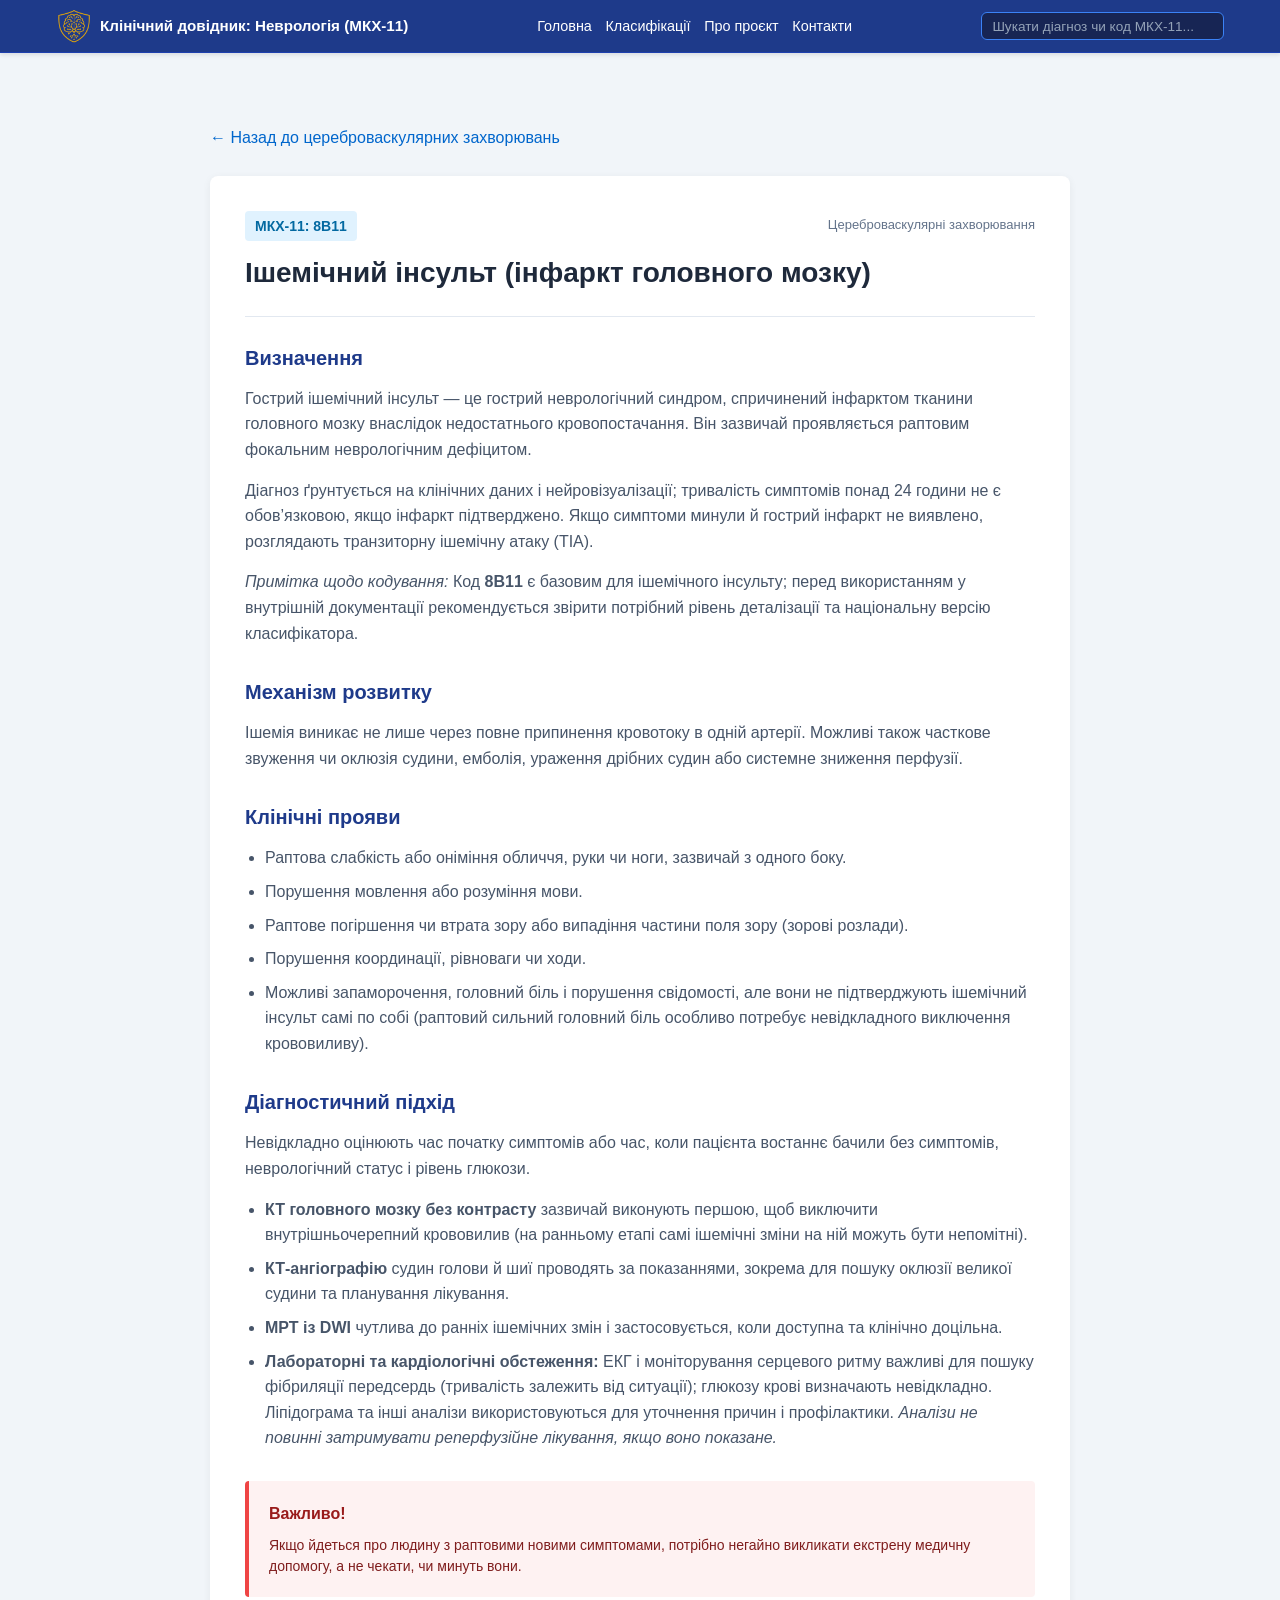
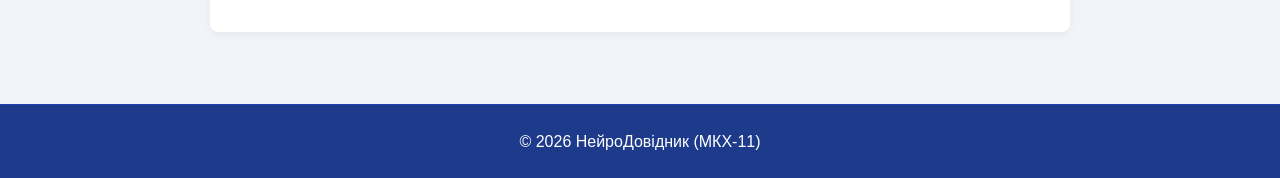
<file: neurology_catalog/cerebrovascular/ischemic-stroke.html>
<!DOCTYPE html>
<html lang="uk">
<head>
    <meta charset="UTF-8">
    <meta name="viewport" content="width=device-width, initial-scale=1.0">
    <meta name="description" content="Ішемічний інсульт (інфаркт головного мозку) — клінічний опис, визначення, діагностика та МКХ-11 код 8B11">
    <title>Ішемічний інсульт (Інфаркт мозку) — НейроДовідник (МКХ-11)</title>
    <link rel="stylesheet" href="../styles/style.css">
</head>
<body>

    <!-- Шапка сайту -->
    <header class="site-header">
        <div class="header-container">
            <a href="../index.html" class="logo-link">
                <img src="../logo.png" alt="Логотип НейроДовідник" class="site-logo">
                <span class="brand-title">Клінічний довідник: Неврологія (МКХ-11)</span>
            </a>

            <nav class="site-nav" aria-label="Основне меню">
                <ul>
                    <li><a href="../index.html">Головна</a></li>
                    <li><a href="../index.html#catalog">Класифікації</a></li>
                    <li><a href="../about.html">Про проєкт</a></li>
                    <li><a href="../contacts.html">Контакти</a></li>
                </ul>
            </nav>

            <div class="header-search">
                <input type="search" id="searchInput" placeholder="Шукати діагноз чи код МКХ-11..." aria-label="Швидкий пошук по довіднику">
            </div>
        </div>
    </header>

    <!-- Основний вміст -->
    <main>
        <div class="container" style="max-width: 900px; margin: 40px auto; padding: 0 20px;">
            
            <nav aria-label="Навігація повернення" style="margin-bottom: 25px;">
                <a href="../cerebrovascular.html" style="color: #0066cc; text-decoration: none; font-weight: 500;">← Назад до цереброваскулярних захворювань</a>
            </nav>

            <article class="content-card" style="background: #fff; border-radius: 8px; padding: 35px; box-shadow: 0 2px 8px rgba(0,0,0,0.06);">
                
                <!-- Заголовок статті -->
                <header style="border-bottom: 1px solid #e2e8f0; padding-bottom: 20px; margin-bottom: 25px;">
                    <div style="display: flex; justify-content: space-between; align-items: center; flex-wrap: wrap; gap: 10px; margin-bottom: 10px;">
                        <span style="color: #0369a1; background: #e0f2fe; padding: 4px 10px; border-radius: 4px; font-weight: 600; font-size: 14px;">МКХ-11: 8B11</span>
                        <span style="color: #64748b; font-size: 13px;">Цереброваскулярні захворювання</span>
                    </div>
                    <h1 style="color: #1e293b; font-size: 28px; margin: 0;">Ішемічний інсульт (інфаркт головного мозку)</h1>
                </header>

                <!-- Основні розділи -->
                <section style="margin-bottom: 30px;">
                    <h2 style="color: #1e3a8a; font-size: 20px; margin-bottom: 12px;">Визначення</h2>
                    <p style="color: #475569; line-height: 1.6; margin-bottom: 15px;">
                        Гострий ішемічний інсульт — це гострий неврологічний синдром, спричинений інфарктом тканини головного мозку внаслідок недостатнього кровопостачання. Він зазвичай проявляється раптовим фокальним неврологічним дефіцитом. 
                    </p>
                    <p style="color: #475569; line-height: 1.6; margin-bottom: 15px;">
                        Діагноз ґрунтується на клінічних даних і нейровізуалізації; тривалість симптомів понад 24 години не є обов’язковою, якщо інфаркт підтверджено. Якщо симптоми минули й гострий інфаркт не виявлено, розглядають транзиторну ішемічну атаку (ТІА).
                    </p>
                    <p style="color: #475569; line-height: 1.6;">
                        <em>Примітка щодо кодування:</em> Код <strong>8B11</strong> є базовим для ішемічного інсульту; перед використанням у внутрішній документації рекомендується звірити потрібний рівень деталізації та національну версію класифікатора.
                    </p>
                </section>

                <section style="margin-bottom: 30px;">
                    <h2 style="color: #1e3a8a; font-size: 20px; margin-bottom: 12px;">Механізм розвитку</h2>
                    <p style="color: #475569; line-height: 1.6;">
                        Ішемія виникає не лише через повне припинення кровотоку в одній артерії. Можливі також часткове звуження чи оклюзія судини, емболія, ураження дрібних судин або системне зниження перфузії.
                    </p>
                </section>

                <section style="margin-bottom: 30px;">
                    <h2 style="color: #1e3a8a; font-size: 20px; margin-bottom: 12px;">Клінічні прояви</h2>
                    <ul style="color: #475569; line-height: 1.6; padding-left: 20px;">
                        <li style="margin-bottom: 8px;">Раптова слабкість або оніміння обличчя, руки чи ноги, зазвичай з одного боку.</li>
                        <li style="margin-bottom: 8px;">Порушення мовлення або розуміння мови.</li>
                        <li style="margin-bottom: 8px;">Раптове погіршення чи втрата зору або випадіння частини поля зору (зорові розлади).</li>
                        <li style="margin-bottom: 8px;">Порушення координації, рівноваги чи ходи.</li>
                        <li>Можливі запаморочення, головний біль і порушення свідомості, але вони не підтверджують ішемічний інсульт самі по собі (раптовий сильний головний біль особливо потребує невідкладного виключення крововиливу).</li>
                    </ul>
                </section>

                <section style="margin-bottom: 30px;">
                    <h2 style="color: #1e3a8a; font-size: 20px; margin-bottom: 12px;">Діагностичний підхід</h2>
                    <p style="color: #475569; line-height: 1.6; margin-bottom: 15px;">
                        Невідкладно оцінюють час початку симптомів або час, коли пацієнта востаннє бачили без симптомів, неврологічний статус і рівень глюкози.
                    </p>
                    <ul style="color: #475569; line-height: 1.6; padding-left: 20px;">
                        <li style="margin-bottom: 8px;"><strong>КТ головного мозку без контрасту</strong> зазвичай виконують першою, щоб виключити внутрішньочерепний крововилив (на ранньому етапі самі ішемічні зміни на ній можуть бути непомітні).</li>
                        <li style="margin-bottom: 8px;"><strong>КТ-ангіографію</strong> судин голови й шиї проводять за показаннями, зокрема для пошуку оклюзії великої судини та планування лікування.</li>
                        <li style="margin-bottom: 8px;"><strong>МРТ із DWI</strong> чутлива до ранніх ішемічних змін і застосовується, коли доступна та клінічно доцільна.</li>
                        <li><strong>Лабораторні та кардіологічні обстеження:</strong> ЕКГ і моніторування серцевого ритму важливі для пошуку фібриляції передсердь (тривалість залежить від ситуації); глюкозу крові визначають невідкладно. Ліпідограма та інші аналізи використовуються для уточнення причин і профілактики. <em>Аналізи не повинні затримувати реперфузійне лікування, якщо воно показане.</em></li>
                    </ul>
                </section>

                <!-- Важливе попередження / Нвідкладна допомога -->
                <div style="background: #fef2f2; border-left: 4px solid #ef4444; padding: 20px; border-radius: 4px; margin-top: 30px;">
                    <h3 style="color: #991b1b; margin-top: 0; margin-bottom: 8px; font-size: 16px;">Важливо!</h3>
                    <p style="color: #7f1d1d; margin: 0; font-size: 14px; line-height: 1.5;">
                        Якщо йдеться про людину з раптовими новими симптомами, потрібно негайно викликати екстрену медичну допомогу, а не чекати, чи минуть вони.
                    </p>
                </div>

            </article>
        </div>
    </main>

    <!-- Футер -->
    <footer>
        <p>&copy; 2026 НейроДовідник (МКХ-11)</p>
    </footer>

    <!-- Скрипт пошуку -->
    <script src="../scripts/search.js"></script>
</body>
</html>
</file>
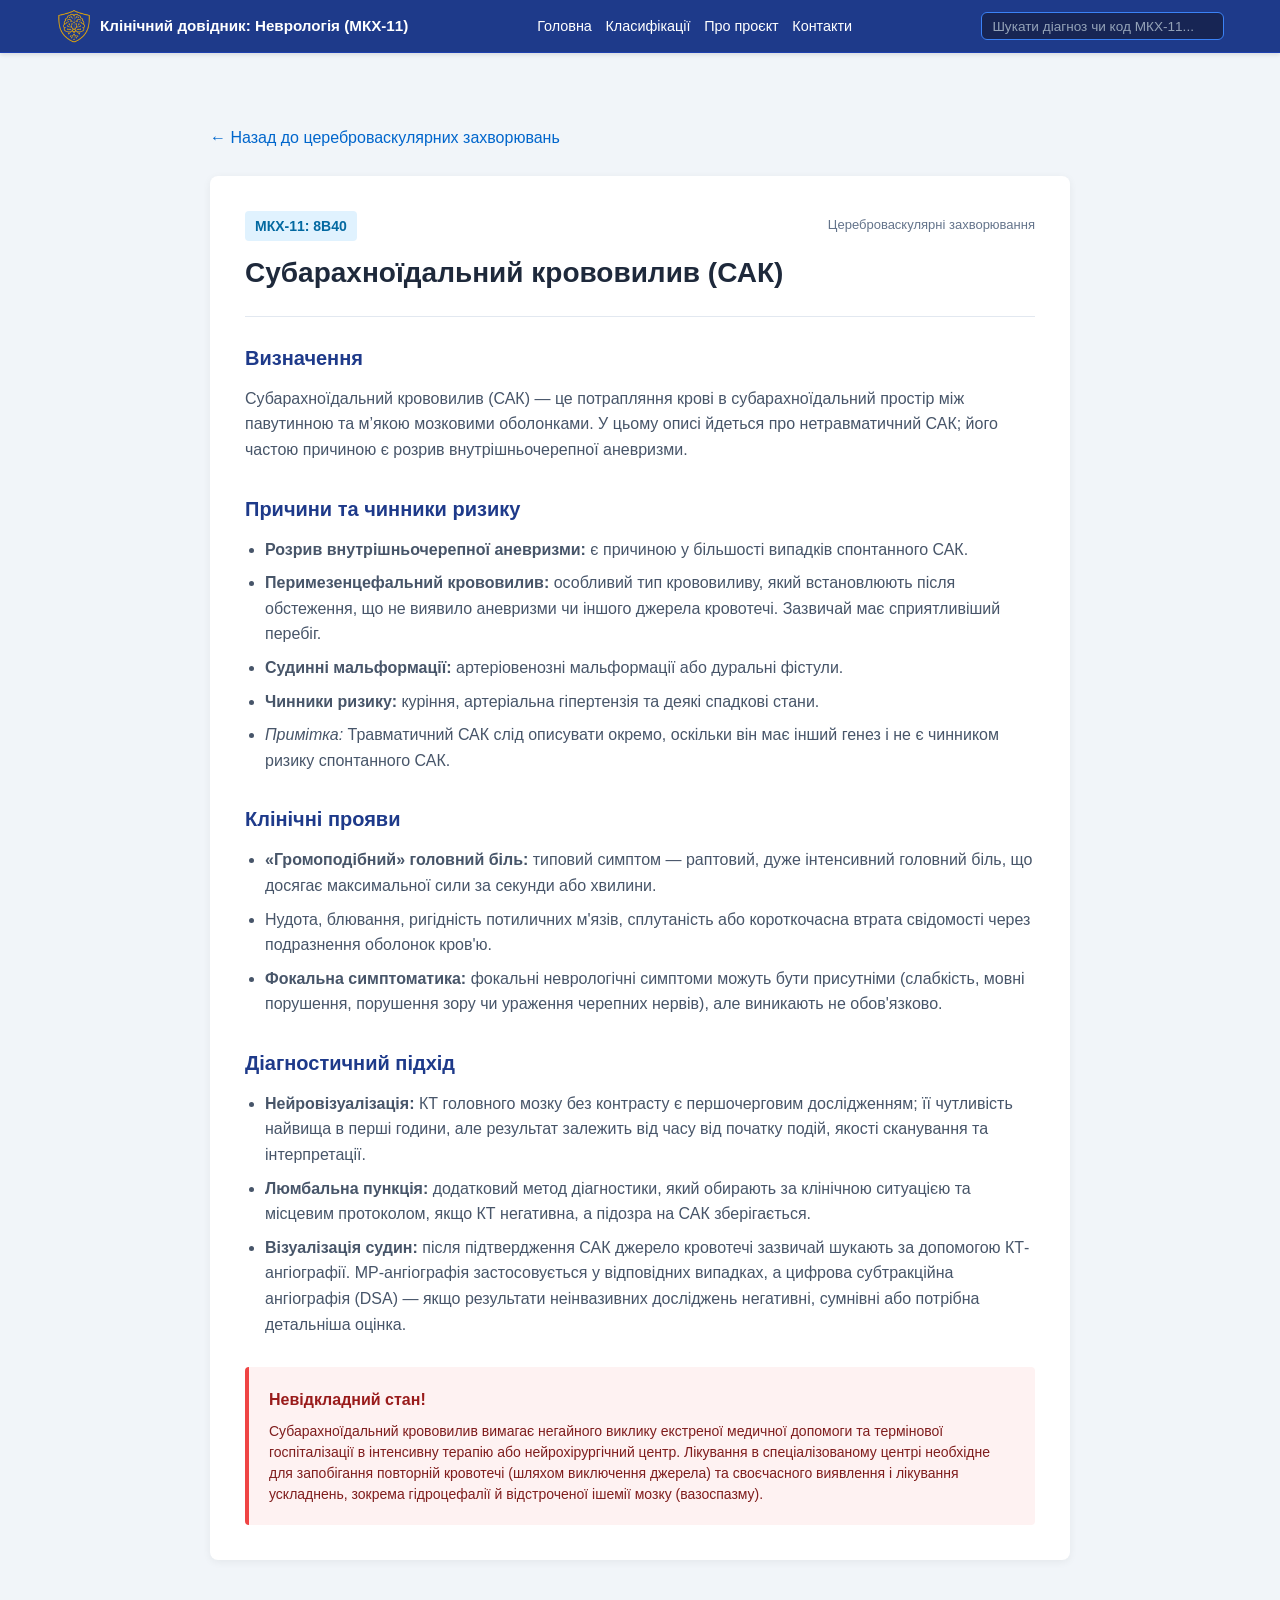
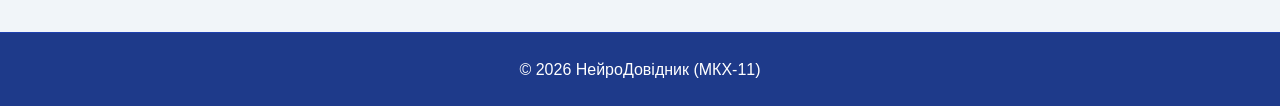
<file: neurology_catalog/cerebrovascular/subarachnoid-hemorrhage.html>
<!DOCTYPE html>
<html lang="uk">
<head>
    <meta charset="UTF-8">
    <meta name="viewport" content="width=device-width, initial-scale=1.0">
    <meta name="description" content="Субарахноїдальний крововилив (САК) — клінічний опис, визначення, діагностика та МКХ-11 код 8B40">
    <title>Субарахноїдальний крововилив (САК) — НейроДовідник (МКХ-11)</title>
    <link rel="stylesheet" href="../styles/style.css">
</head>
<body>

    <!-- Шапка сайту -->
    <header class="site-header">
        <div class="header-container">
            <a href="../index.html" class="logo-link">
                <img src="../logo.png" alt="Логотип НейроДовідник" class="site-logo">
                <span class="brand-title">Клінічний довідник: Неврологія (МКХ-11)</span>
            </a>

            <nav class="site-nav" aria-label="Основне меню">
                <ul>
                    <li><a href="../index.html">Головна</a></li>
                    <li><a href="../index.html#catalog">Класифікації</a></li>
                    <li><a href="../about.html">Про проєкт</a></li>
                    <li><a href="../contacts.html">Контакти</a></li>
                </ul>
            </nav>

            <div class="header-search">
                <input type="search" id="searchInput" placeholder="Шукати діагноз чи код МКХ-11..." aria-label="Швидкий пошук по довіднику">
            </div>
        </div>
    </header>

    <!-- Основний вміст -->
    <main>
        <div class="container" style="max-width: 900px; margin: 40px auto; padding: 0 20px;">
            
            <nav aria-label="Навігація повернення" style="margin-bottom: 25px;">
                <a href="../cerebrovascular.html" style="color: #0066cc; text-decoration: none; font-weight: 500;">← Назад до цереброваскулярних захворювань</a>
            </nav>

            <article class="content-card" style="background: #fff; border-radius: 8px; padding: 35px; box-shadow: 0 2px 8px rgba(0,0,0,0.06);">
                
                <!-- Заголовок статті -->
                <header style="border-bottom: 1px solid #e2e8f0; padding-bottom: 20px; margin-bottom: 25px;">
                    <div style="display: flex; justify-content: space-between; align-items: center; flex-wrap: wrap; gap: 10px; margin-bottom: 10px;">
                        <span style="color: #0369a1; background: #e0f2fe; padding: 4px 10px; border-radius: 4px; font-weight: 600; font-size: 14px;">МКХ-11: 8B40</span>
                        <span style="color: #64748b; font-size: 13px;">Цереброваскулярні захворювання</span>
                    </div>
                    <h1 style="color: #1e293b; font-size: 28px; margin: 0;">Субарахноїдальний крововилив (САК)</h1>
                </header>

                <!-- Основні розділи -->
                <section style="margin-bottom: 30px;">
                    <h2 style="color: #1e3a8a; font-size: 20px; margin-bottom: 12px;">Визначення</h2>
                    <p style="color: #475569; line-height: 1.6; margin-bottom: 15px;">
                        Субарахноїдальний крововилив (САК) — це потрапляння крові в субарахноїдальний простір між павутинною та м’якою мозковими оболонками. У цьому описі йдеться про нетравматичний САК; його частою причиною є розрив внутрішньочерепної аневризми.
                    </p>
                </section>

                <section style="margin-bottom: 30px;">
                    <h2 style="color: #1e3a8a; font-size: 20px; margin-bottom: 12px;">Причини та чинники ризику</h2>
                    <ul style="color: #475569; line-height: 1.6; padding-left: 20px;">
                        <li style="margin-bottom: 8px;"><strong>Розрив внутрішньочерепної аневризми:</strong> є причиною у більшості випадків спонтанного САК.</li>
                        <li style="margin-bottom: 8px;"><strong>Перимезенцефальний крововилив:</strong> особливий тип крововиливу, який встановлюють після обстеження, що не виявило аневризми чи іншого джерела кровотечі. Зазвичай має сприятливіший перебіг.</li>
                        <li style="margin-bottom: 8px;"><strong>Судинні мальформації:</strong> артеріовенозні мальформації або дуральні фістули.</li>
                        <li style="margin-bottom: 8px;"><strong>Чинники ризику:</strong> куріння, артеріальна гіпертензія та деякі спадкові стани.</li>
                        <li><em>Примітка:</em> Травматичний САК слід описувати окремо, оскільки він має інший генез і не є чинником ризику спонтанного САК.</li>
                    </ul>
                </section>

                <section style="margin-bottom: 30px;">
                    <h2 style="color: #1e3a8a; font-size: 20px; margin-bottom: 12px;">Клінічні прояви</h2>
                    <ul style="color: #475569; line-height: 1.6; padding-left: 20px;">
                        <li style="margin-bottom: 8px;"><strong>«Громоподібний» головний біль:</strong> типовий симптом — раптовий, дуже інтенсивний головний біль, що досягає максимальної сили за секунди або хвилини.</li>
                        <li style="margin-bottom: 8px;">Нудота, блювання, ригідність потиличних м'язів, сплутаність або короткочасна втрата свідомості через подразнення оболонок кров'ю.</li>
                        <li><strong>Фокальна симптоматика:</strong> фокальні неврологічні симптоми можуть бути присутніми (слабкість, мовні порушення, порушення зору чи ураження черепних нервів), але виникають не обов'язково.</li>
                    </ul>
                </section>

                <section style="margin-bottom: 30px;">
                    <h2 style="color: #1e3a8a; font-size: 20px; margin-bottom: 12px;">Діагностичний підхід</h2>
                    <ul style="color: #475569; line-height: 1.6; padding-left: 20px;">
                        <li style="margin-bottom: 8px;"><strong>Нейровізуалізація:</strong> КТ головного мозку без контрасту є першочерговим дослідженням; її чутливість найвища в перші години, але результат залежить від часу від початку подій, якості сканування та інтерпретації.</li>
                        <li style="margin-bottom: 8px;"><strong>Люмбальна пункція:</strong> додатковий метод діагностики, який обирають за клінічною ситуацією та місцевим протоколом, якщо КТ негативна, а підозра на САК зберігається.</li>
                        <li><strong>Візуалізація судин:</strong> після підтвердження САК джерело кровотечі зазвичай шукають за допомогою КТ-ангіографії. МР-ангіографія застосовується у відповідних випадках, а цифрова субтракційна ангіографія (DSA) — якщо результати неінвазивних досліджень негативні, сумнівні або потрібна детальніша оцінка.</li>
                    </ul>
                </section>

                <!-- Важливе попередження -->
                <div style="background: #fef2f2; border-left: 4px solid #ef4444; padding: 20px; border-radius: 4px; margin-top: 30px;">
                    <h3 style="color: #991b1b; margin-top: 0; margin-bottom: 8px; font-size: 16px;">Невідкладний стан!</h3>
                    <p style="color: #7f1d1d; margin: 0; font-size: 14px; line-height: 1.5;">
                        Субарахноїдальний крововилив вимагає негайного виклику екстреної медичної допомоги та термінової госпіталізації в інтенсивну терапію або нейрохірургічний центр. Лікування в спеціалізованому центрі необхідне для запобігання повторній кровотечі (шляхом виключення джерела) та своєчасного виявлення і лікування ускладнень, зокрема гідроцефалії й відстроченої ішемії мозку (вазоспазму).
                    </p>
                </div>

            </article>
        </div>
    </main>

    <!-- Футер -->
    <footer>
        <p>&copy; 2026 НейроДовідник (МКХ-11)</p>
    </footer>

    <!-- Скрипт пошуку -->
    <script src="../scripts/search.js"></script>
</body>
</html>
</file>
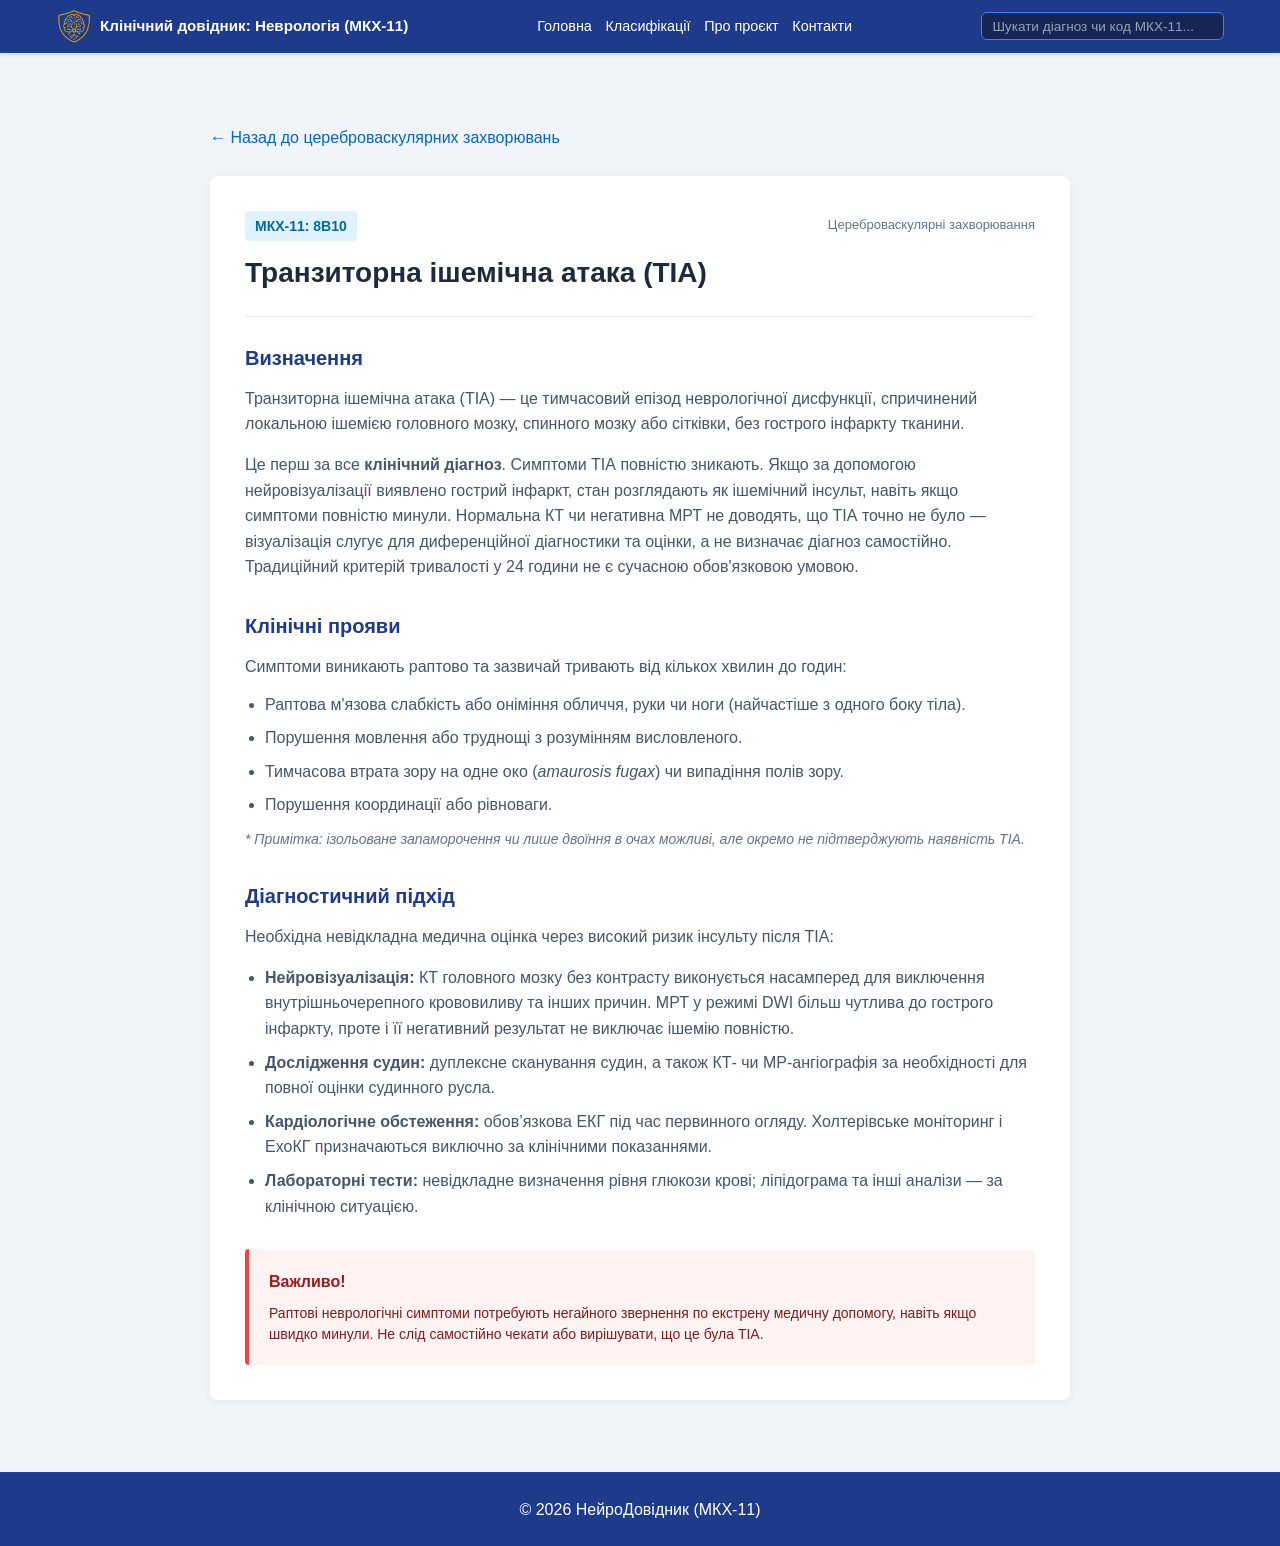
<file: neurology_catalog/cerebrovascular/tia.html>
<!DOCTYPE html>
<html lang="uk">
<head>
    <meta charset="UTF-8">
    <meta name="viewport" content="width=device-width, initial-scale=1.0">
    <meta name="description" content="Транзиторна ішемічна атака (ТІА) — клінічний опис, визначення, діагностика та МКХ-11 код 8B10">
    <title>Транзиторна ішемічна атака (ТІА) — НейроДовідник (МКХ-11)</title>
    <link rel="stylesheet" href="../styles/style.css">
</head>
<body>

    <!-- Шапка сайту -->
    <header class="site-header">
        <div class="header-container">
            <a href="../index.html" class="logo-link">
                <img src="../logo.png" alt="Логотип НейроДовідник" class="site-logo">
                <span class="brand-title">Клінічний довідник: Неврологія (МКХ-11)</span>
            </a>

            <nav class="site-nav" aria-label="Основне меню">
                <ul>
                    <li><a href="../index.html">Головна</a></li>
                    <li><a href="../index.html#catalog">Класифікації</a></li>
                    <li><a href="../about.html">Про проєкт</a></li>
                    <li><a href="../contacts.html">Контакти</a></li>
                </ul>
            </nav>

            <div class="header-search">
                <input type="search" id="searchInput" placeholder="Шукати діагноз чи код МКХ-11..." aria-label="Швидкий пошук по довіднику">
            </div>
        </div>
    </header>

    <!-- Основний вміст -->
    <main>
        <div class="container" style="max-width: 900px; margin: 40px auto; padding: 0 20px;">
            
            <nav aria-label="Навігація повернення" style="margin-bottom: 25px;">
                <a href="../cerebrovascular.html" style="color: #0066cc; text-decoration: none; font-weight: 500;">← Назад до цереброваскулярних захворювань</a>
            </nav>

            <article class="content-card" style="background: #fff; border-radius: 8px; padding: 35px; box-shadow: 0 2px 8px rgba(0,0,0,0.06);">
                
                <!-- Заголовок статті -->
                <header style="border-bottom: 1px solid #e2e8f0; padding-bottom: 20px; margin-bottom: 25px;">
                    <div style="display: flex; justify-content: space-between; align-items: center; flex-wrap: wrap; gap: 10px; margin-bottom: 10px;">
                        <span style="color: #0369a1; background: #e0f2fe; padding: 4px 10px; border-radius: 4px; font-weight: 600; font-size: 14px;">МКХ-11: 8B10</span>
                        <span style="color: #64748b; font-size: 13px;">Цереброваскулярні захворювання</span>
                    </div>
                    <h1 style="color: #1e293b; font-size: 28px; margin: 0;">Транзиторна ішемічна атака (ТІА)</h1>
                </header>

                <!-- Основні розділи -->
                <section style="margin-bottom: 30px;">
                    <h2 style="color: #1e3a8a; font-size: 20px; margin-bottom: 12px;">Визначення</h2>
                    <p style="color: #475569; line-height: 1.6; margin-bottom: 15px;">
                        Транзиторна ішемічна атака (ТІА) — це тимчасовий епізод неврологічної дисфункції, спричинений локальною ішемією головного мозку, спинного мозку або сітківки, без гострого інфаркту тканини.
                    </p>
                    <p style="color: #475569; line-height: 1.6; margin-bottom: 15px;">
                        Це перш за все <strong>клінічний діагноз</strong>. Симптоми ТІА повністю зникають. Якщо за допомогою нейровізуалізації виявлено гострий інфаркт, стан розглядають як ішемічний інсульт, навіть якщо симптоми повністю минули. Нормальна КТ чи негативна МРТ не доводять, що ТІА точно не було — візуалізація слугує для диференційної діагностики та оцінки, а не визначає діагноз самостійно. Традиційний критерій тривалості у 24 години не є сучасною обов'язковою умовою.
                    </p>
                </section>

                <section style="margin-bottom: 30px;">
                    <h2 style="color: #1e3a8a; font-size: 20px; margin-bottom: 12px;">Клінічні прояви</h2>
                    <p style="color: #475569; line-height: 1.6; margin-bottom: 12px;">
                        Симптоми виникають раптово та зазвичай тривають від кількох хвилин до годин:
                    </p>
                    <ul style="color: #475569; line-height: 1.6; padding-left: 20px;">
                        <li style="margin-bottom: 8px;">Раптова м'язова слабкість або оніміння обличчя, руки чи ноги (найчастіше з одного боку тіла).</li>
                        <li style="margin-bottom: 8px;">Порушення мовлення або труднощі з розумінням висловленого.</li>
                        <li style="margin-bottom: 8px;">Тимчасова втрата зору на одне око (<em>amaurosis fugax</em>) чи випадіння полів зору.</li>
                        <li>Порушення координації або рівноваги.</li>
                    </ul>
                    <p style="color: #64748b; font-size: 14px; margin-top: 10px; font-style: italic;">
                        * Примітка: ізольоване запаморочення чи лише двоїння в очах можливі, але окремо не підтверджують наявність ТІА.
                    </p>
                </section>

                <section style="margin-bottom: 30px;">
                    <h2 style="color: #1e3a8a; font-size: 20px; margin-bottom: 12px;">Діагностичний підхід</h2>
                    <p style="color: #475569; line-height: 1.6; margin-bottom: 15px;">
                        Необхідна невідкладна медична оцінка через високий ризик інсульту після ТІА:
                    </p>
                    <ul style="color: #475569; line-height: 1.6; padding-left: 20px;">
                        <li style="margin-bottom: 8px;"><strong>Нейровізуалізація:</strong> КТ головного мозку без контрасту виконується насамперед для виключення внутрішньочерепного крововиливу та інших причин. МРТ у режимі DWI більш чутлива до гострого інфаркту, проте і її негативний результат не виключає ішемію повністю.</li>
                        <li style="margin-bottom: 8px;"><strong>Дослідження судин:</strong> дуплексне сканування судин, а також КТ- чи МР-ангіографія за необхідності для повної оцінки судинного русла.</li>
                        <li style="margin-bottom: 8px;"><strong>Кардіологічне обстеження:</strong> обов’язкова ЕКГ під час первинного огляду. Холтерівське моніторинг і ЕхоКГ призначаються виключно за клінічними показаннями.</li>
                        <li><strong>Лабораторні тести:</strong> невідкладне визначення рівня глюкози крові; ліпідограма та інші аналізи — за клінічною ситуацією.</li>
                    </ul>
                </section>

                <!-- Попередження -->
                <div style="background: #fef2f2; border-left: 4px solid #ef4444; padding: 20px; border-radius: 4px; margin-top: 30px;">
                    <h3 style="color: #991b1b; margin-top: 0; margin-bottom: 8px; font-size: 16px;">Важливо!</h3>
                    <p style="color: #7f1d1d; margin: 0; font-size: 14px; line-height: 1.5;">
                        Раптові неврологічні симптоми потребують негайного звернення по екстрену медичну допомогу, навіть якщо швидко минули. Не слід самостійно чекати або вирішувати, що це була ТІА.
                    </p>
                </div>

            </article>
        </div>
    </main>

    <!-- Футер -->
    <footer>
        <p>&copy; 2026 НейроДовідник (МКХ-11)</p>
    </footer>

    <!-- Скрипт пошуку -->
    <script src="../scripts/search.js"></script>
</body>
</html>
</file>
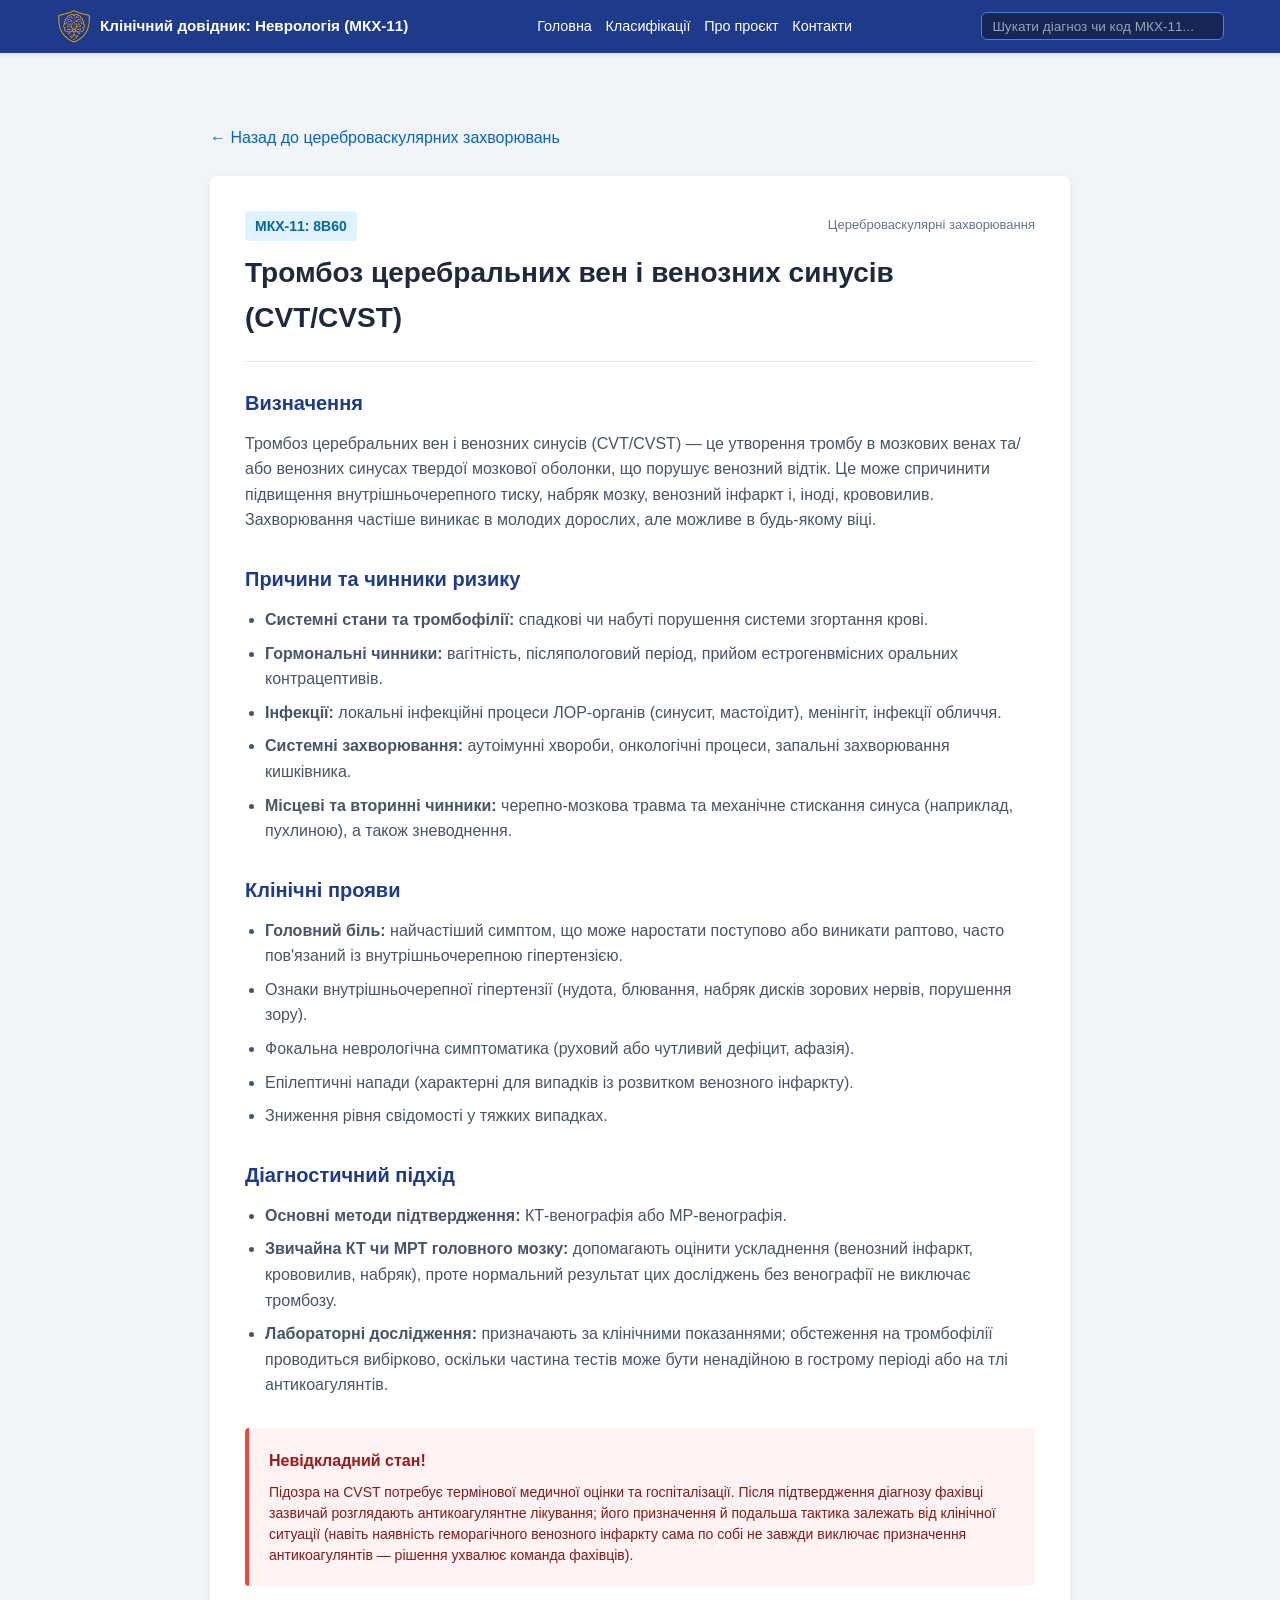
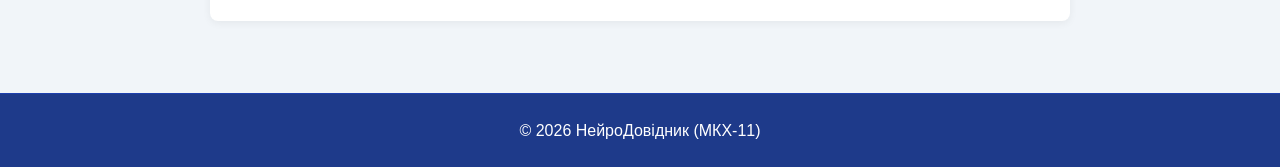
<file: neurology_catalog/cerebrovascular/venous-sinus-thrombosis.html>
<!DOCTYPE html>
<html lang="uk">
<head>
    <meta charset="UTF-8">
    <meta name="viewport" content="width=device-width, initial-scale=1.0">
    <meta name="description" content="Тромбоз церебральних вен і венозних синусів (CVT/CVST) — клінічний опис, визначення, діагностика та МКХ-11 код 8B60">
    <title>Тромбоз церебральних вен і венозних синусів (CVT/CVST) — НейроДовідник (МКХ-11)</title>
    <link rel="stylesheet" href="../styles/style.css">
</head>
<body>

    <!-- Шапка сайту -->
    <header class="site-header">
        <div class="header-container">
            <a href="../index.html" class="logo-link">
                <img src="../logo.png" alt="Логотип НейроДовідник" class="site-logo">
                <span class="brand-title">Клінічний довідник: Неврологія (МКХ-11)</span>
            </a>

            <nav class="site-nav" aria-label="Основне меню">
                <ul>
                    <li><a href="../index.html">Головна</a></li>
                    <li><a href="../index.html#catalog">Класифікації</a></li>
                    <li><a href="../about.html">Про проєкт</a></li>
                    <li><a href="../contacts.html">Контакти</a></li>
                </ul>
            </nav>

            <div class="header-search">
                <input type="search" id="searchInput" placeholder="Шукати діагноз чи код МКХ-11..." aria-label="Швидкий пошук по довіднику">
            </div>
        </div>
    </header>

    <!-- Основний вміст -->
    <main>
        <div class="container" style="max-width: 900px; margin: 40px auto; padding: 0 20px;">
            
            <nav aria-label="Навігація повернення" style="margin-bottom: 25px;">
                <a href="../cerebrovascular.html" style="color: #0066cc; text-decoration: none; font-weight: 500;">← Назад до цереброваскулярних захворювань</a>
            </nav>

            <article class="content-card" style="background: #fff; border-radius: 8px; padding: 35px; box-shadow: 0 2px 8px rgba(0,0,0,0.06);">
                
                <!-- Заголовок статті -->
                <header style="border-bottom: 1px solid #e2e8f0; padding-bottom: 20px; margin-bottom: 25px;">
                    <div style="display: flex; justify-content: space-between; align-items: center; flex-wrap: wrap; gap: 10px; margin-bottom: 10px;">
                        <span style="color: #0369a1; background: #e0f2fe; padding: 4px 10px; border-radius: 4px; font-weight: 600; font-size: 14px;">МКХ-11: 8B60</span>
                        <span style="color: #64748b; font-size: 13px;">Цереброваскулярні захворювання</span>
                    </div>
                    <h1 style="color: #1e293b; font-size: 28px; margin: 0;">Тромбоз церебральних вен і венозних синусів (CVT/CVST)</h1>
                </header>

                <!-- Основні розділи -->
                <section style="margin-bottom: 30px;">
                    <h2 style="color: #1e3a8a; font-size: 20px; margin-bottom: 12px;">Визначення</h2>
                    <p style="color: #475569; line-height: 1.6; margin-bottom: 15px;">
                        Тромбоз церебральних вен і венозних синусів (CVT/CVST) — це утворення тромбу в мозкових венах та/або венозних синусах твердої мозкової оболонки, що порушує венозний відтік. Це може спричинити підвищення внутрішньочерепного тиску, набряк мозку, венозний інфаркт і, іноді, крововилив. Захворювання частіше виникає в молодих дорослих, але можливе в будь-якому віці.
                    </p>
                </section>

                <section style="margin-bottom: 30px;">
                    <h2 style="color: #1e3a8a; font-size: 20px; margin-bottom: 12px;">Причини та чинники ризику</h2>
                    <ul style="color: #475569; line-height: 1.6; padding-left: 20px;">
                        <li style="margin-bottom: 8px;"><strong>Системні стани та тромбофілії:</strong> спадкові чи набуті порушення системи згортання крові.</li>
                        <li style="margin-bottom: 8px;"><strong>Гормональні чинники:</strong> вагітність, післяпологовий період, прийом естрогенвмісних оральних контрацептивів.</li>
                        <li style="margin-bottom: 8px;"><strong>Інфекції:</strong> локальні інфекційні процеси ЛОР-органів (синусит, мастоїдит), менінгіт, інфекції обличчя.</li>
                        <li style="margin-bottom: 8px;"><strong>Системні захворювання:</strong> аутоімунні хвороби, онкологічні процеси, запальні захворювання кишківника.</li>
                        <li><strong>Місцеві та вторинні чинники:</strong> черепно-мозкова травма та механічне стискання синуса (наприклад, пухлиною), а також зневоднення.</li>
                    </ul>
                </section>

                <section style="margin-bottom: 30px;">
                    <h2 style="color: #1e3a8a; font-size: 20px; margin-bottom: 12px;">Клінічні прояви</h2>
                    <ul style="color: #475569; line-height: 1.6; padding-left: 20px;">
                        <li style="margin-bottom: 8px;"><strong>Головний біль:</strong> найчастіший симптом, що може наростати поступово або виникати раптово, часто пов'язаний із внутрішньочерепною гіпертензією.</li>
                        <li style="margin-bottom: 8px;">Ознаки внутрішньочерепної гіпертензії (нудота, блювання, набряк дисків зорових нервів, порушення зору).</li>
                        <li style="margin-bottom: 8px;">Фокальна неврологічна симптоматика (руховий або чутливий дефіцит, афазія).</li>
                        <li style="margin-bottom: 8px;">Епілептичні напади (характерні для випадків із розвитком венозного інфаркту).</li>
                        <li>Зниження рівня свідомості у тяжких випадках.</li>
                    </ul>
                </section>

                <section style="margin-bottom: 30px;">
                    <h2 style="color: #1e3a8a; font-size: 20px; margin-bottom: 12px;">Діагностичний підхід</h2>
                    <ul style="color: #475569; line-height: 1.6; padding-left: 20px;">
                        <li style="margin-bottom: 8px;"><strong>Основні методи підтвердження:</strong> КТ-венографія або МР-венографія.</li>
                        <li style="margin-bottom: 8px;"><strong>Звичайна КТ чи МРТ головного мозку:</strong> допомагають оцінити ускладнення (венозний інфаркт, крововилив, набряк), проте нормальний результат цих досліджень без венографії не виключає тромбозу.</li>
                        <li><strong>Лабораторні дослідження:</strong> призначають за клінічними показаннями; обстеження на тромбофілії проводиться вибірково, оскільки частина тестів може бути ненадійною в гострому періоді або на тлі антикоагулянтів.</li>
                    </ul>
                </section>

                <!-- Важливе попередження -->
                <div style="background: #fef2f2; border-left: 4px solid #ef4444; padding: 20px; border-radius: 4px; margin-top: 30px;">
                    <h3 style="color: #991b1b; margin-top: 0; margin-bottom: 8px; font-size: 16px;">Невідкладний стан!</h3>
                    <p style="color: #7f1d1d; margin: 0; font-size: 14px; line-height: 1.5;">
                        Підозра на CVST потребує термінової медичної оцінки та госпіталізації. Після підтвердження діагнозу фахівці зазвичай розглядають антикоагулянтне лікування; його призначення й подальша тактика залежать від клінічної ситуації (навіть наявність геморагічного венозного інфаркту сама по собі не завжди виключає призначення антикоагулянтів — рішення ухвалює команда фахівців).
                    </p>
                </div>

            </article>
        </div>
    </main>

    <!-- Футер -->
    <footer>
        <p>&copy; 2026 НейроДовідник (МКХ-11)</p>
    </footer>

    <!-- Скрипт пошуку -->
    <script src="../scripts/search.js"></script>
</body>
</html>
</file>
<file: neurology_catalog/styles/style.css>
/* ==========================================
   Базові стилі та Sticky Footer
   ========================================== */
* {
    box-sizing: border-box;
    margin: 0;
    padding: 0;
}

html, body {
    height: 100%;
}

body {
    font-family: -apple-system, BlinkMacSystemFont, "Segoe UI", Roboto, "Helvetica Neue", Arial, sans-serif;
    background-color: #f1f5f9;
    color: #1e293b;
    line-height: 1.6;
    display: flex;
    flex-direction: column;
    min-height: 100vh;
}

/* ==========================================
   Шапка сайту (Header) - зафіксована в один ряд
   ========================================== */
header.site-header {
    background-color: #1e3a8a;
    color: #ffffff;
    padding: 0.5rem 0;
    box-shadow: 0 2px 4px rgba(0, 0, 0, 0.1);
    position: sticky;
    top: 0;
    z-index: 1000;
    border-bottom: 1px solid #1e40af;
}

.header-container {
    display: flex;
    justify-content: space-between;
    align-items: center;
    max-width: 1200px;
    margin: 0 auto;
    padding: 0 1rem;
    gap: 0.75rem;
    flex-wrap: nowrap;
}

/* Логотип та назва */
.logo-link {
    display: flex;
    align-items: center;
    gap: 0.5rem;
    text-decoration: none;
    flex-shrink: 1;
    min-width: 0;
}

.site-logo {
    height: 36px;
    width: auto;
    object-fit: contain;
    flex-shrink: 0;
}

.brand-title {
    color: #ffffff !important;
    font-size: 0.95rem;
    font-weight: bold;
    white-space: nowrap;
    overflow: hidden;
    text-overflow: ellipsis;
    text-decoration: none;
}

/* Навігація */
.site-nav {
    flex-shrink: 0;
}

.site-nav ul {
    display: flex;
    list-style: none;
    gap: 0.85rem;
    margin: 0;
    padding: 0;
}

.site-nav a {
    color: #ffffff !important;
    text-decoration: none;
    font-size: 0.9rem;
    font-weight: 500;
    white-space: nowrap;
    transition: color 0.2s;
}

.site-nav a:hover {
    color: #93c5fd !important;
    text-decoration: underline;
}

/* Пошук у шапці */
.header-search {
    flex-shrink: 0;
}

.header-search input[type="search"] {
    background-color: #172554;
    color: #ffffff;
    border: 1px solid #3b82f6;
    padding: 0.35rem 0.65rem;
    border-radius: 6px;
    outline: none;
    font-size: 0.85rem;
    width: 243px;
    transition: all 0.3s ease;
}

.header-search input[type="search"]:focus {
    border-color: #60a5fa;
    box-shadow: 0 0 8px rgba(96, 165, 250, 0.5);
    width: 160px;
}

.header-search input[type="search"]::placeholder {
    color: #94a3b8;
}

/* ==========================================
   Основний вміст (Main)
   ========================================== */
main {
    flex: 1;
    width: 100%;
    max-width: 1200px;
    margin: 2rem auto;
    padding: 0 1.5rem;
    box-sizing: border-box;
}

main h2 {
    font-size: 1.75rem;
    color: #1e3a8a; /* Однаковий темно-синій колір заголовок */
    margin-bottom: 1rem;
    font-weight: 700;
}

/* Адаптивна сітка для карток каталогу */
.catalog-grid {
    display: grid;
    grid-template-columns: repeat(auto-fit, minmax(320px, 1fr));
    gap: 1.5rem;
}

/* Стилі для карток каталогу */
.card {
    background: #ffffff;
    border-radius: 10px;
    overflow: hidden;
    box-shadow: 0 4px 6px -1px rgba(0, 0, 0, 0.05), 0 2px 4px -1px rgba(0, 0, 0, 0.03);
    display: flex;
    flex-direction: column;
    transition: transform 0.3s ease, box-shadow 0.3s ease;
    border: 1px solid #e2e8f0;
    cursor: pointer;
}

.card:hover {
    transform: translateY(-5px);
    box-shadow: 0 12px 20px -3px rgba(30, 58, 138, 0.12);
}

.card img {
    width: 100%;
    height: 200px;
    object-fit: cover;
    border-bottom: 1px solid #e2e8f0;
}

.card-content {
    padding: 1.5rem;
    display: flex;
    flex-direction: column;
    flex-grow: 1;
}

.card h3 {
    margin: 0 0 0.5rem 0;
    color: #0f172a;
    font-size: 1.2rem;
    font-weight: 600;
}

.card p {
    color: #475569;
    font-size: 0.92rem;
    margin-bottom: 0.75rem;
}

.card ul {
    margin: 0 0 1.25rem 1.25rem;
    padding: 0;
    color: #334155;
    font-size: 0.9rem;
}

.card ul li {
    margin-bottom: 0.25rem;
}

.card-meta {
    font-size: 0.85rem;
    color: #64748b;
    display: flex;
    justify-content: space-between;
    align-items: center;
    margin-top: auto;
    background-color: #f8fafc;
    padding: 0.6rem 0.8rem;
    border-radius: 6px;
    border: 1px solid #e2e8f0;
    white-space: nowrap; /* Забороняємо переноси у мета-блоці */
}

.card-meta data {
    font-weight: 600;
    color: #1e3a8a;
}

.card.hidden {
    display: none !important;
}

.no-results {
    grid-column: 1 / -1;
    text-align: center;
    padding: 3rem 1rem;
    color: #64748b;
    font-size: 1.1rem;
    background: #ffffff;
    border-radius: 8px;
    border: 1px dashed #cbd5e1;
    display: none;
}

/* ==========================================
   Оформлення сторінки «Контакти» (по центру, фіксована ширина блоків)
   ========================================== */
.contacts-section {
    background: transparent;
    padding: 0;
    box-shadow: none;
    border: none;
    max-width: 800px; 
    margin: 0 auto; /* Центруємо весь контейнер контактів на сторінці */
}

.contacts-section > p {
    color: #475569;
    font-size: 1.02rem;
    margin-bottom: 1.75rem;
    line-height: 1.6;
}

/* Стилізовані картки для інформації та форми */
.contact-card, .form-container-card {
    background: #ffffff;
    padding: 1.75rem;
    border-radius: 10px;
    margin-bottom: 1.5rem;
    border: 1px solid #e2e8f0;
    box-shadow: 0 2px 4px rgba(0, 0, 0, 0.02);
}

.contact-card h3, .form-container-card h3 {
    margin-bottom: 1rem;
    color: #0f172a;
    font-size: 1.25rem;
    font-weight: 600;
}

.contact-card p {
    margin-bottom: 0.6rem;
    color: #334155;
    font-size: 0.95rem;
}

.contact-card a {
    color: #2563eb;
    text-decoration: none;
    font-weight: 500;
}

.contact-card a:hover {
    text-decoration: underline;
}

/* Форма зворотного зв'язку всередині блоку */
.feedback-form .form-group {
    margin-bottom: 1.2rem;
}

.feedback-form label {
    display: block;
    margin-bottom: 0.4rem;
    font-weight: 600;
    font-size: 0.9rem;
    color: #1e293b;
}

.feedback-form input[type="text"],
.feedback-form input[type="email"],
.feedback-form textarea {
    width: 100%;
    padding: 0.7rem 0.9rem;
    border: 1px solid #cbd5e1;
    border-radius: 8px;
    font-size: 0.95rem;
    background-color: #ffffff;
    color: #1e293b;
    outline: none;
    transition: border-color 0.2s, box-shadow 0.2s;
}

.feedback-form input:focus,
.feedback-form textarea:focus {
    border-color: #2563eb;
    box-shadow: 0 0 0 3px rgba(37, 99, 235, 0.12);
}

.feedback-form textarea {
    resize: vertical;
    min-height: 110px;
}

.submit-btn {
    background-color: #1e3a8a;
    color: #ffffff;
    padding: 0.7rem 1.5rem;
    border: none;
    border-radius: 8px;
    font-size: 0.95rem;
    font-weight: 600;
    cursor: pointer;
    transition: background-color 0.2s, transform 0.1s;
}

.submit-btn:hover {
    background-color: #1e40af;
}

.submit-btn:active {
    transform: scale(0.98);
}

.form-response {
    margin-top: 1rem;
    font-weight: 600;
    font-size: 0.9rem;
}

/* ==========================================
   Футер сайту (Footer)
   ========================================== */
footer {
    background-color: #1e3a8a;
    color: #ffffff;
    text-align: center;
    padding: 1.5rem;
    border-top: 1px solid #1e40af;
    margin-top: auto;
    width: 100%;
}

/* Медіа-запити для мобільних пристроїв */
@media (max-width: 768px) {
    .header-container {
        flex-direction: column;
        gap: 0.75rem;
        padding: 0.75rem 1rem;
        text-align: center;
        flex-wrap: wrap;
    }

    .site-nav ul {
        gap: 1rem;
        flex-wrap: wrap;
        justify-content: center;
    }

    .header-search input[type="search"] {
        width: 100%;
        max-width: 300px;
    }
}
</file>
